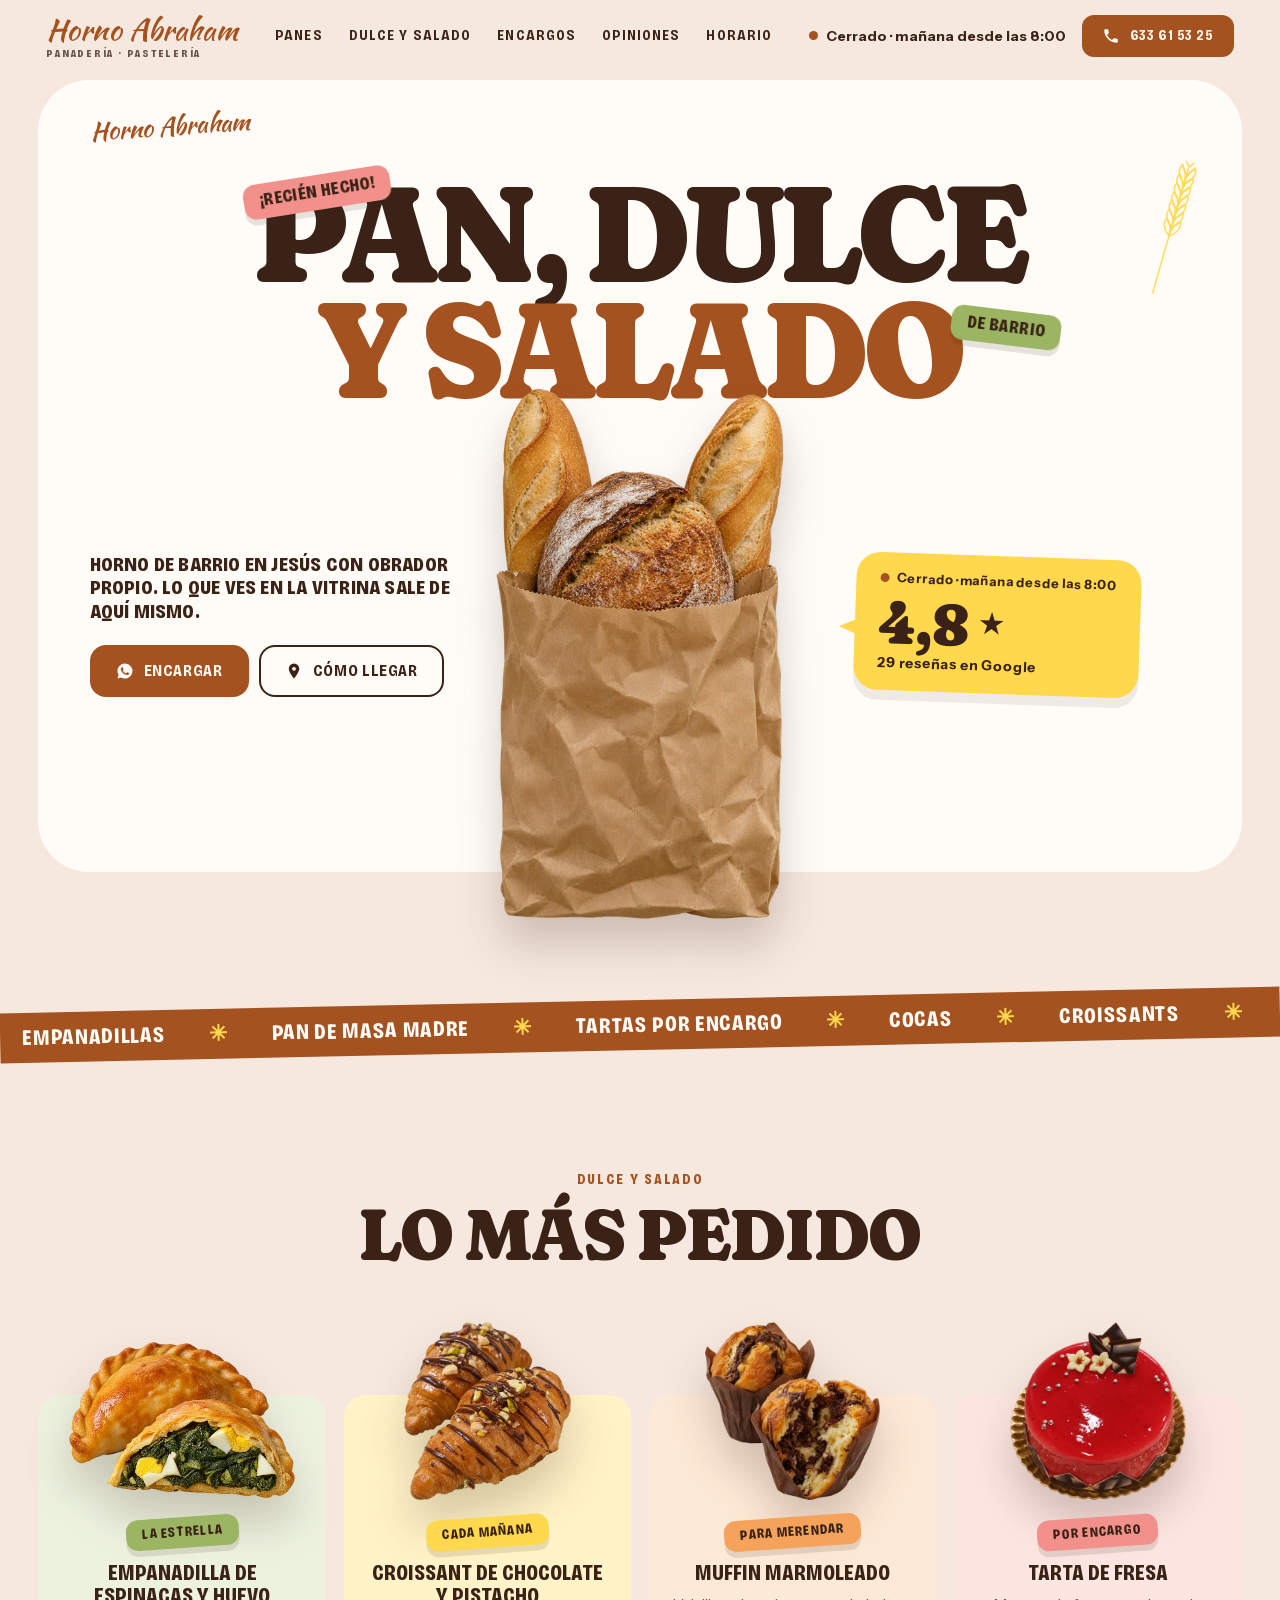
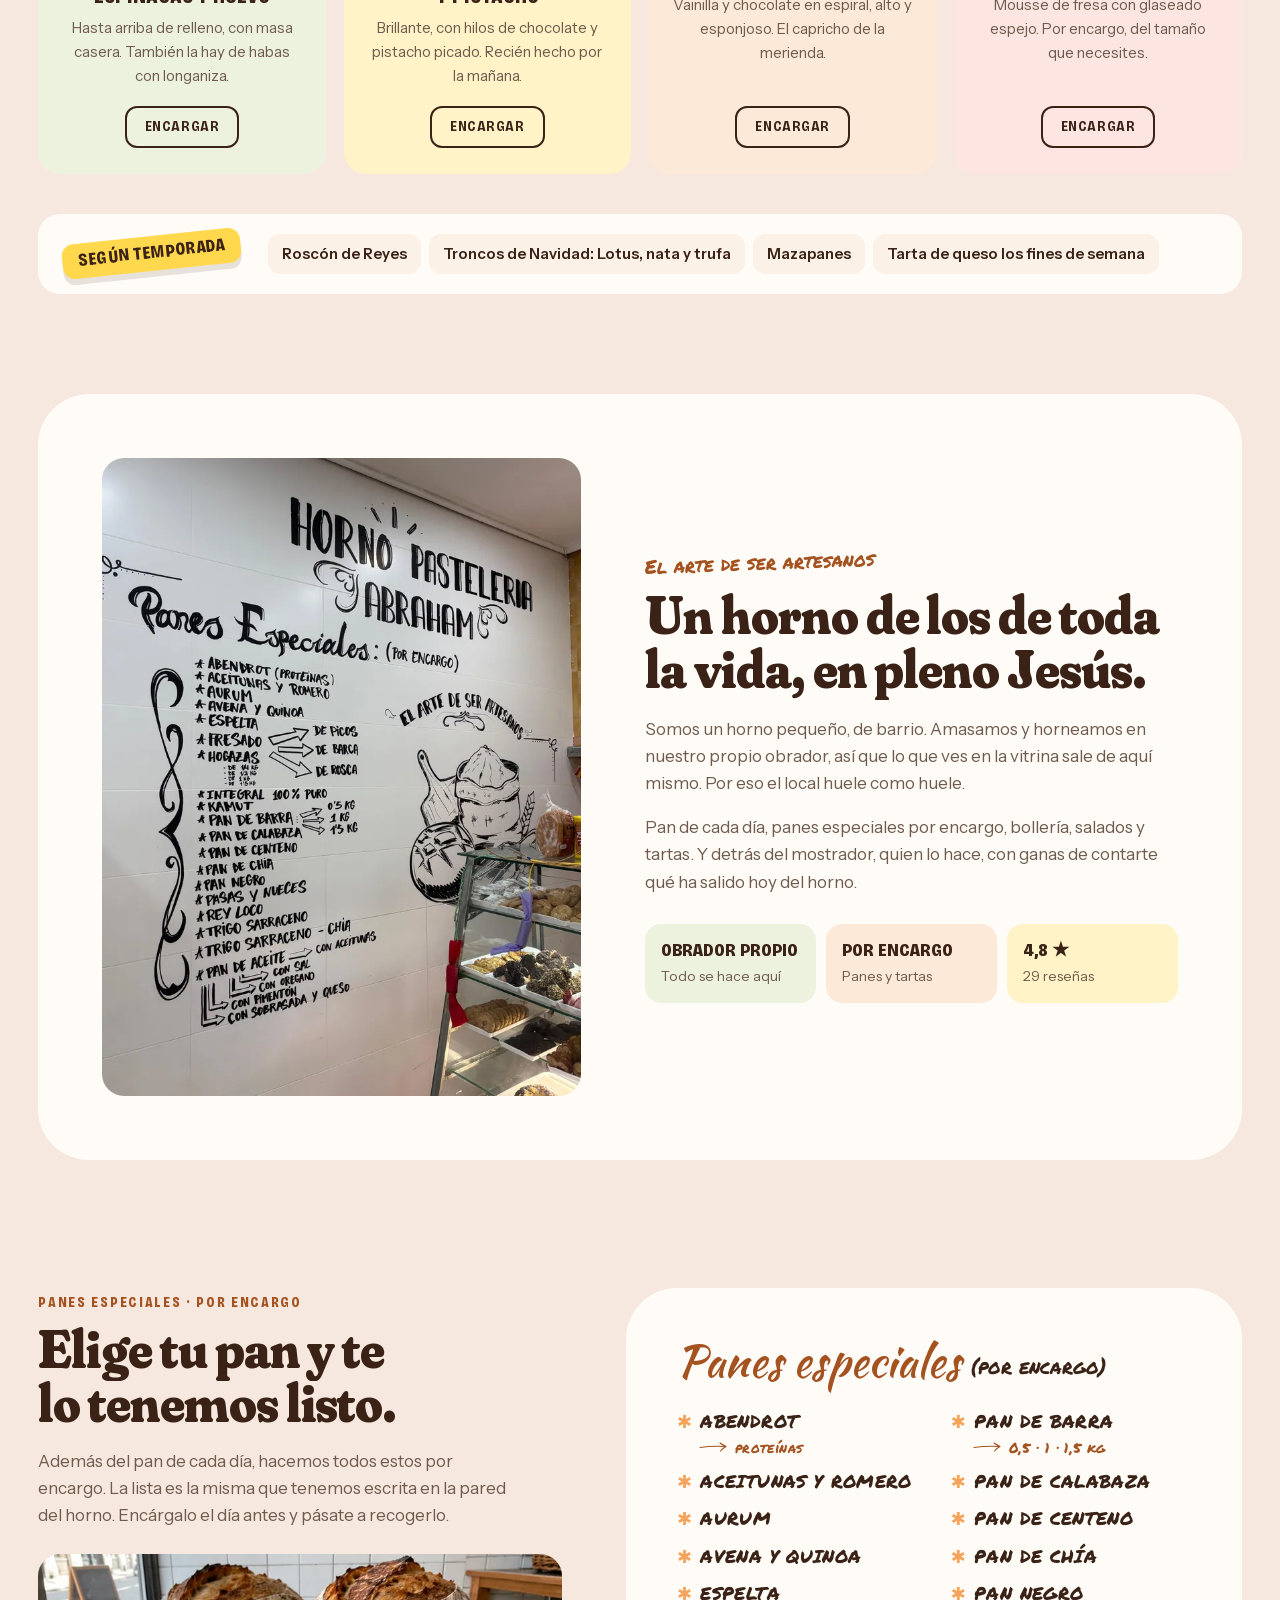
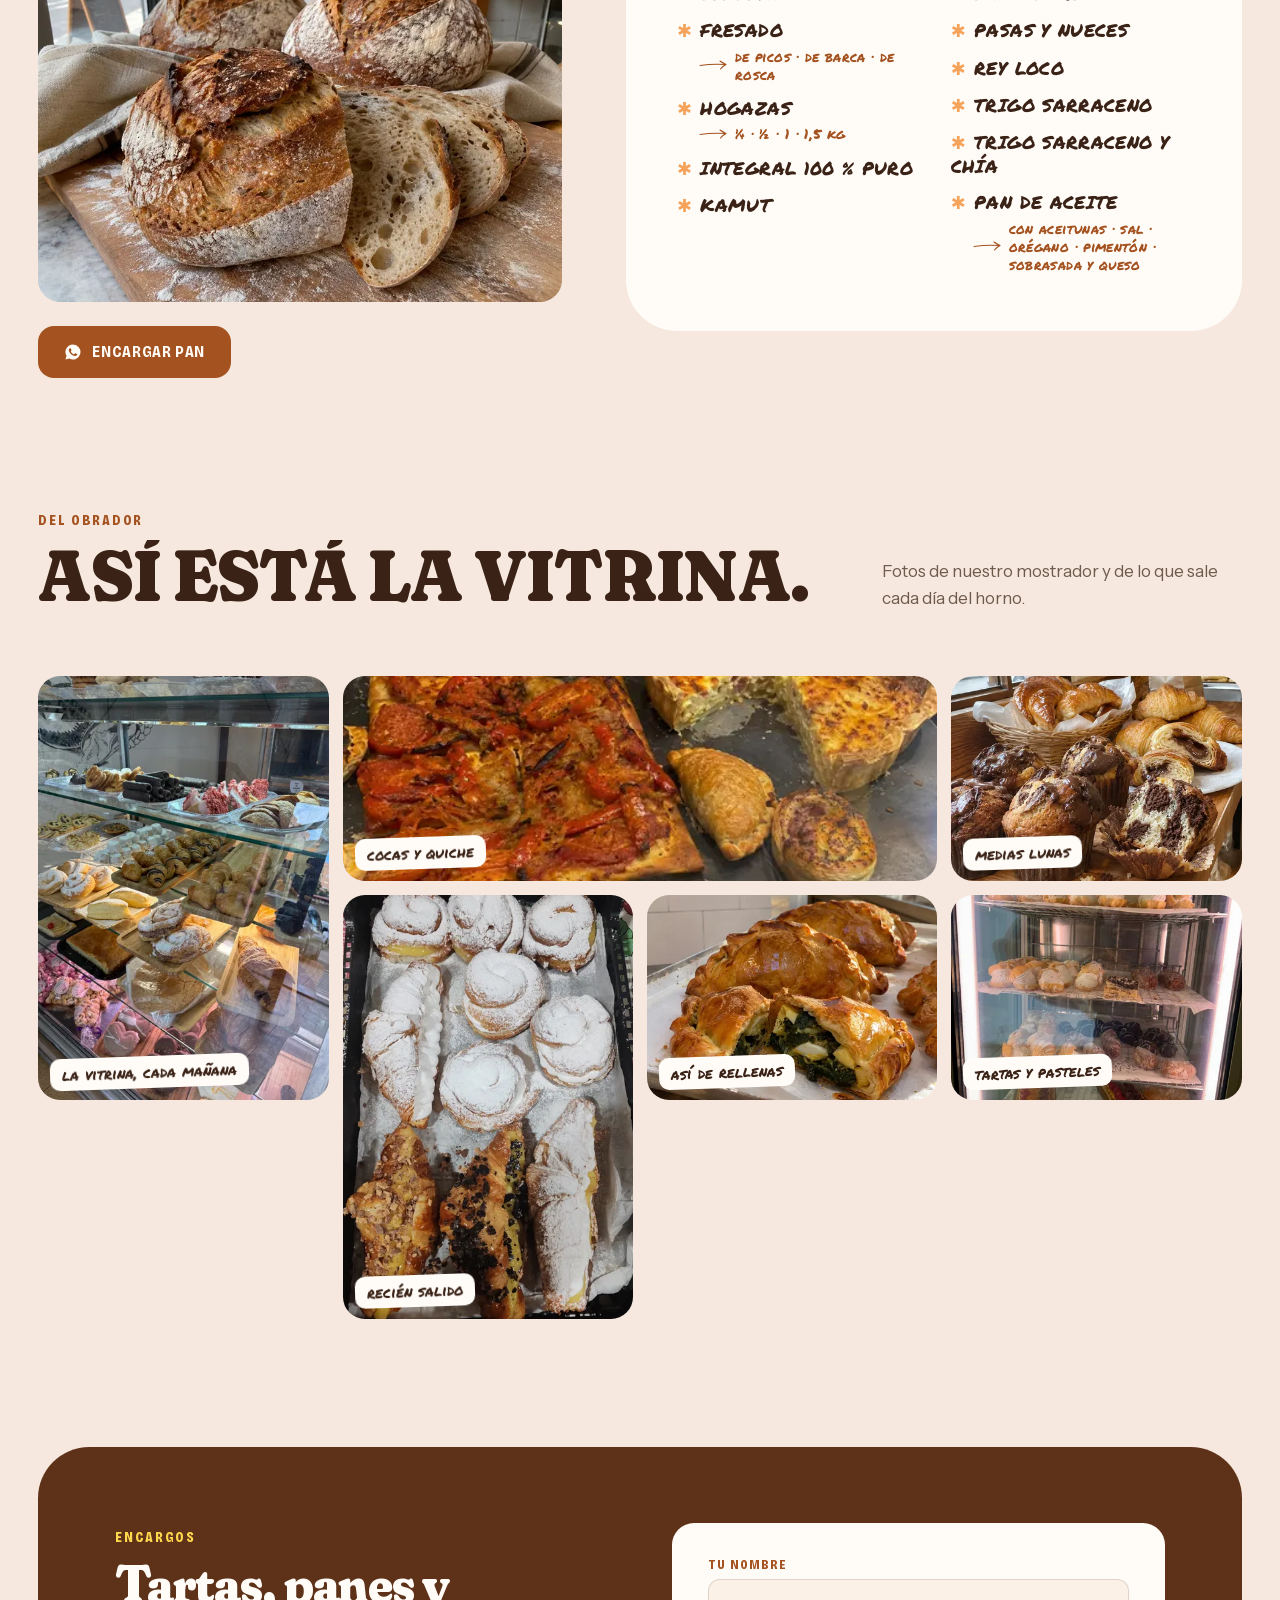
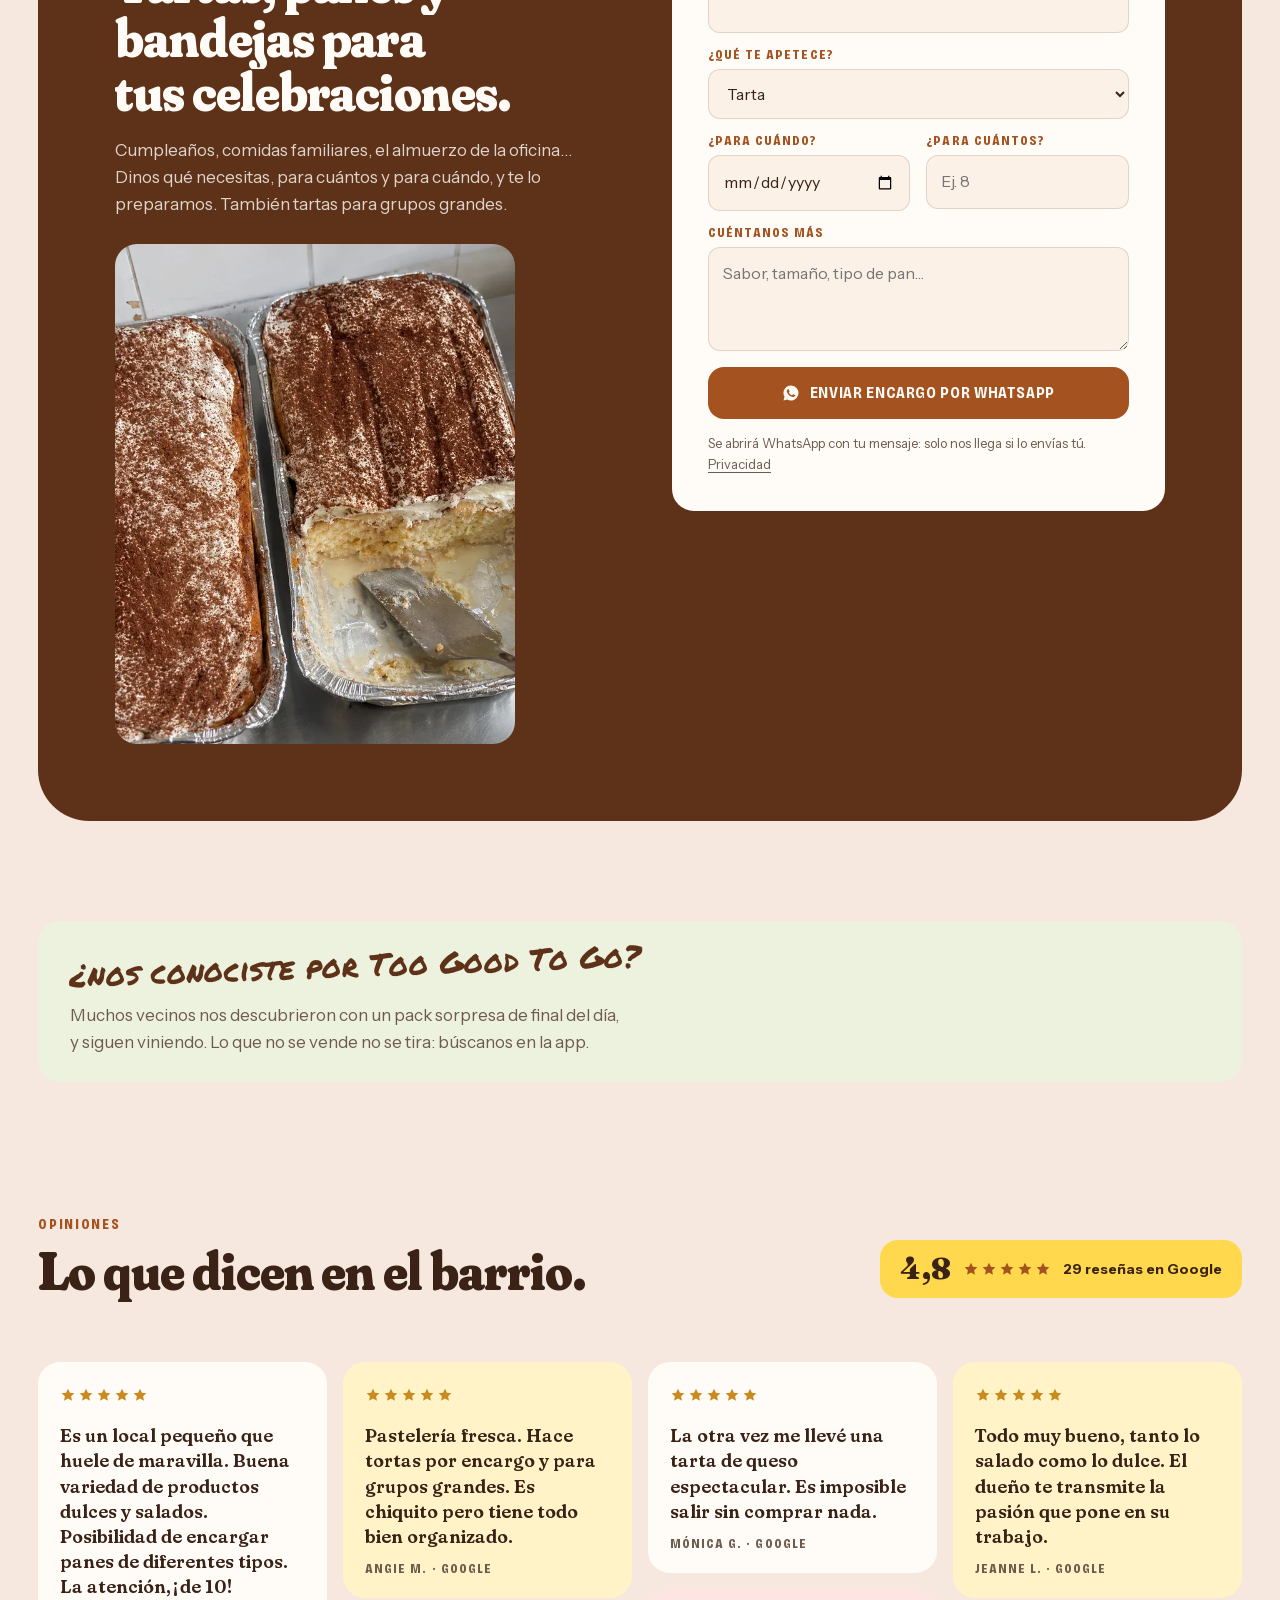
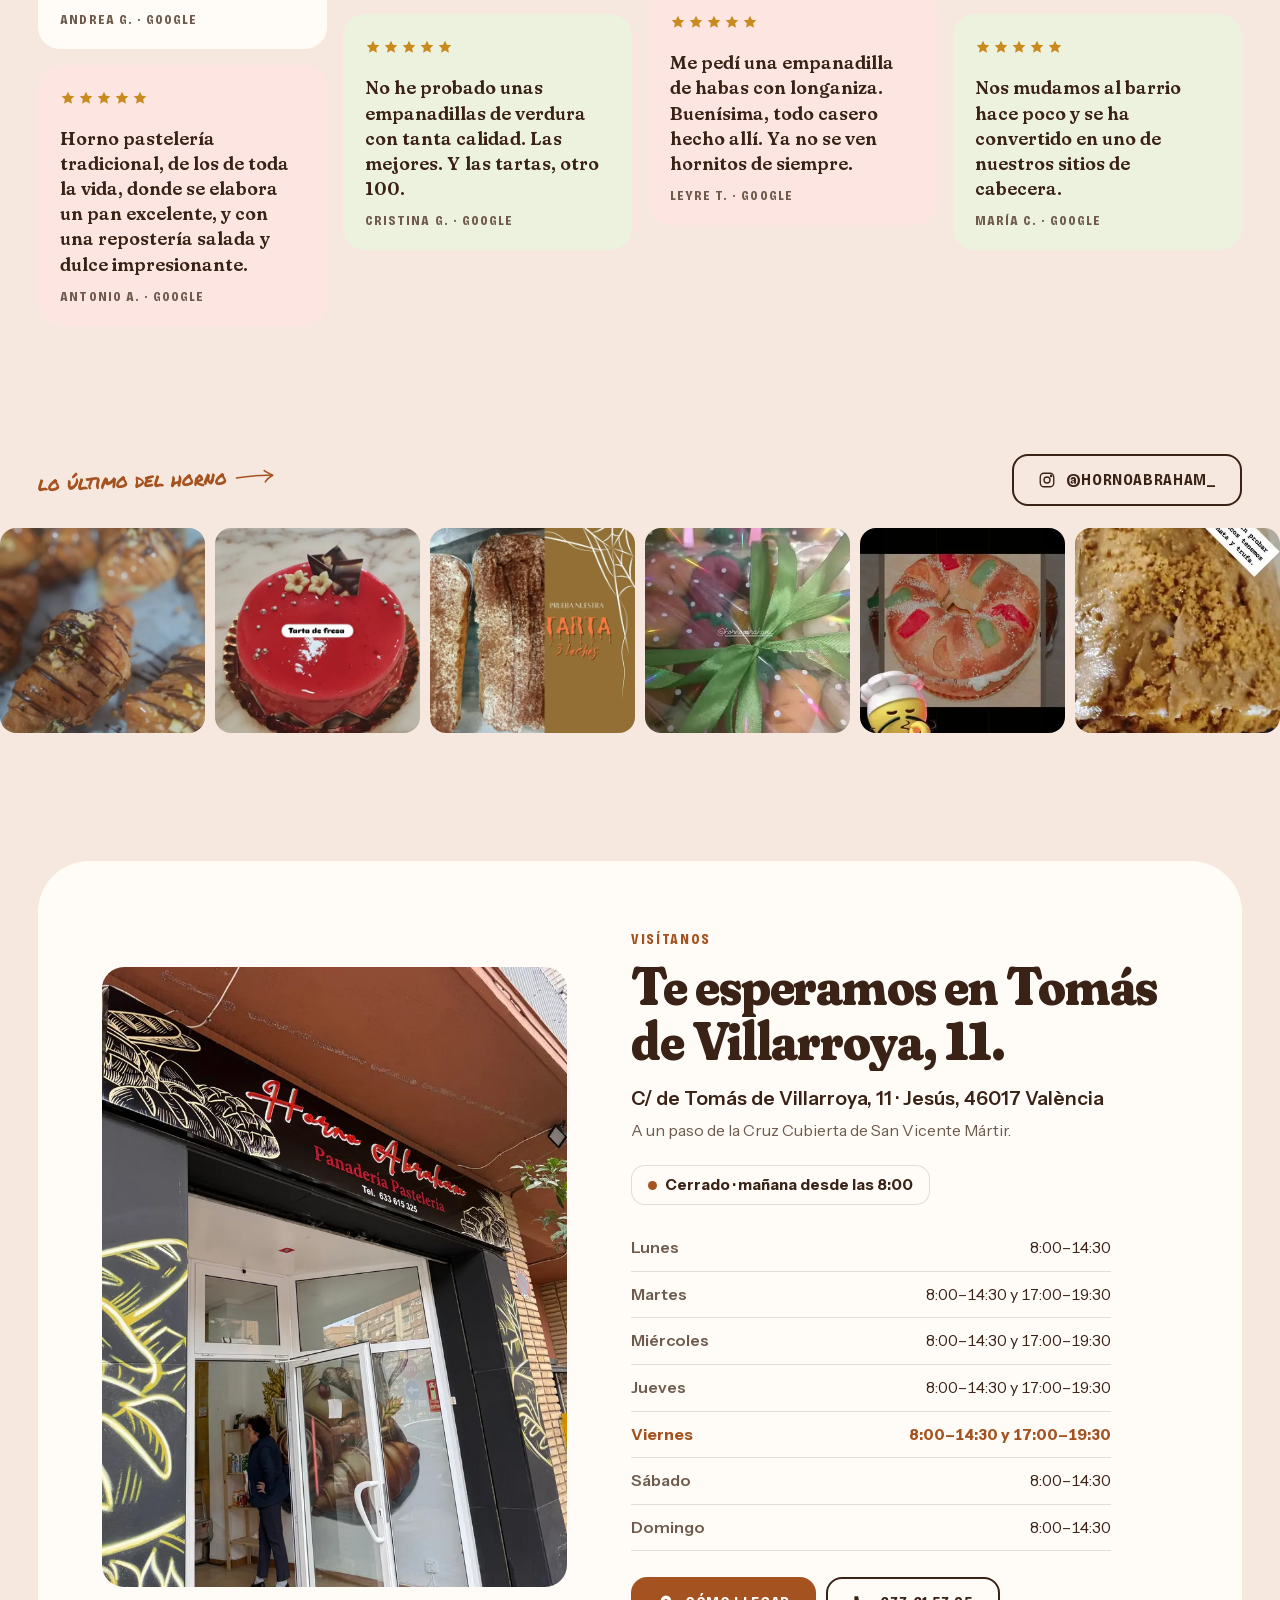
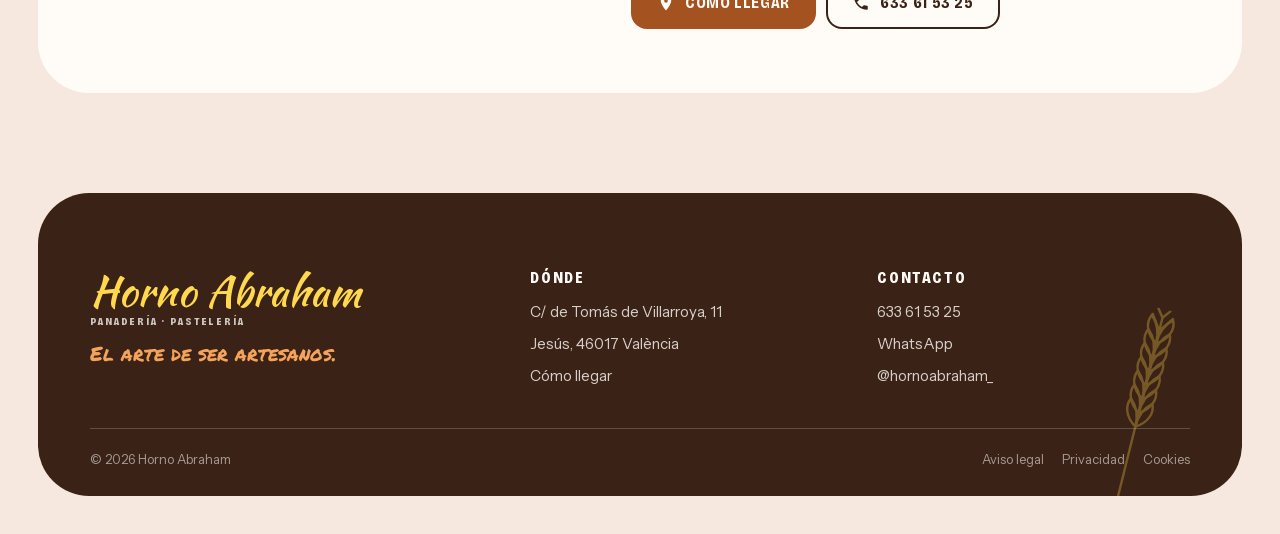
<file: index.html>
<!doctype html>
<html lang="es">
<head>
<meta charset="utf-8">
<meta name="viewport" content="width=device-width, initial-scale=1, viewport-fit=cover">
<title>Horno Abraham · Horno y pastelería en Jesús, València</title>
<meta name="description" content="Horno de barrio en Jesús (València) con obrador propio: pan de masa madre y panes especiales por encargo, empanadillas, cocas, bollería y tartas. C/ de Tomás de Villarroya, 11. Tel. 633 61 53 25.">
<link rel="canonical" href="https://nocodya-hue.github.io/horno-abraham/">
<meta name="theme-color" content="#FFFBF4">
<meta property="og:type" content="website"><meta property="og:locale" content="es_ES"><meta property="og:title" content="Horno Abraham · Horno y pastelería en Jesús, València"><meta property="og:description" content="Horno de barrio en Jesús (València) con obrador propio: pan de masa madre y panes especiales por encargo, empanadillas, cocas, bollería y tartas. C/ de Tomás de Villarroya, 11. Tel. 633 61 53 25."><meta property="og:url" content="https://nocodya-hue.github.io/horno-abraham/"><meta property="og:image" content="https://nocodya-hue.github.io/horno-abraham/media/img/croissants-1200.webp">
<link rel="icon" href="favicon.svg" type="image/svg+xml">
<link rel="preload" as="font" href="fonts/fraunces-soft-var.woff2" type="font/woff2" crossorigin>
<link rel="preload" as="font" href="fonts/kaushan-script.woff2" type="font/woff2" crossorigin>
<script>document.documentElement.classList.add('js')</script>
<link rel="stylesheet" href="css/main.css?v=mvp3u87d">
<script type="application/ld+json">{"@context":"https://schema.org","@type":"Bakery","@id":"https://nocodya-hue.github.io/horno-abraham/#horno","name":"Horno Abraham","url":"https://nocodya-hue.github.io/horno-abraham/","telephone":"+34633615325","image":"https://nocodya-hue.github.io/horno-abraham/media/img/fachada-1200.webp","priceRange":"€","description":"Horno de barrio en Jesús (València) con obrador propio: pan de masa madre y panes especiales por encargo, empanadillas, cocas, bollería y tartas.","address":{"@type":"PostalAddress","streetAddress":"C/ de Tomás de Villarroya, 11","addressLocality":"València","postalCode":"46017","addressRegion":"Valencia","addressCountry":"ES"},"geo":{"@type":"GeoCoordinates","latitude":39.4476062,"longitude":-0.3874739},"hasMap":"https://www.google.com/maps/place/Horno+Abraham/@39.4476062,-0.3874739,17z/data=!3m1!4b1!4m6!3m5!1s0xd604f284c28f0b5:0x37373c02aca3aca1!8m2!3d39.4476062!4d-0.3874739!16s%2Fg%2F11k54czt4g","sameAs":["https://www.instagram.com/hornoabraham_/"],"openingHoursSpecification":[{"@type":"OpeningHoursSpecification","dayOfWeek":"Monday","opens":"08:00","closes":"14:30"},{"@type":"OpeningHoursSpecification","dayOfWeek":"Tuesday","opens":"08:00","closes":"14:30"},{"@type":"OpeningHoursSpecification","dayOfWeek":"Tuesday","opens":"17:00","closes":"19:30"},{"@type":"OpeningHoursSpecification","dayOfWeek":"Wednesday","opens":"08:00","closes":"14:30"},{"@type":"OpeningHoursSpecification","dayOfWeek":"Wednesday","opens":"17:00","closes":"19:30"},{"@type":"OpeningHoursSpecification","dayOfWeek":"Thursday","opens":"08:00","closes":"14:30"},{"@type":"OpeningHoursSpecification","dayOfWeek":"Thursday","opens":"17:00","closes":"19:30"},{"@type":"OpeningHoursSpecification","dayOfWeek":"Friday","opens":"08:00","closes":"14:30"},{"@type":"OpeningHoursSpecification","dayOfWeek":"Friday","opens":"17:00","closes":"19:30"},{"@type":"OpeningHoursSpecification","dayOfWeek":"Saturday","opens":"08:00","closes":"14:30"},{"@type":"OpeningHoursSpecification","dayOfWeek":"Sunday","opens":"08:00","closes":"14:30"}],"servesCuisine":"Panadería y pastelería","acceptsReservations":false}</script>
</head>
<body>
<a class="saltar" href="#contenido">Saltar al contenido</a>
<header class="cab" data-cab>
  <a class="marca" href="./" aria-label="Horno Abraham, inicio"><span class="marca__nombre">Horno Abraham</span><span class="marca__sub">Panadería · Pastelería</span></a>
  <nav class="cab__nav" aria-label="Principal"><a href="#panes">Panes</a><a href="#vitrina">Dulce y salado</a><a href="#encargos">Encargos</a><a href="#resenas">Opiniones</a><a href="#visitanos">Horario</a></nav>
  <div class="cab__acc">
    <span class="estado" data-estado><i></i><span>Horario</span></span>
    <a class="btn btn--tostado btn--peq" href="tel:+34633615325"><svg viewBox="0 0 24 24" aria-hidden="true"><path d="M6.6 10.8a15 15 0 0 0 6.6 6.6l2.2-2.2c.3-.3.7-.4 1-.2 1.1.4 2.3.6 3.6.6.6 0 1 .4 1 1V20c0 .6-.4 1-1 1A17 17 0 0 1 3 4c0-.6.4-1 1-1h3.5c.6 0 1 .4 1 1 0 1.3.2 2.5.6 3.6.1.3 0 .7-.2 1z" fill="currentColor"/></svg><span>633 61 53 25</span></a>
    <button class="cab__menu" type="button" aria-expanded="false" aria-controls="menu" aria-label="Abrir menú" data-menu><span></span><span></span></button>
  </div>
</header>
<div class="menu" id="menu" data-menu-panel hidden>
  <nav aria-label="Menú"><a href="#panes">Panes</a><a href="#vitrina">Dulce y salado</a><a href="#encargos">Encargos</a><a href="#resenas">Opiniones</a><a href="#visitanos">Horario</a></nav>
  <a class="btn btn--tostado" href="tel:+34633615325"><svg viewBox="0 0 24 24" aria-hidden="true"><path d="M6.6 10.8a15 15 0 0 0 6.6 6.6l2.2-2.2c.3-.3.7-.4 1-.2 1.1.4 2.3.6 3.6.6.6 0 1 .4 1 1V20c0 .6-.4 1-1 1A17 17 0 0 1 3 4c0-.6.4-1 1-1h3.5c.6 0 1 .4 1 1 0 1.3.2 2.5.6 3.6.1.3 0 .7-.2 1z" fill="currentColor"/></svg><span>Llamar al 633 61 53 25</span></a>
</div>
<main id="contenido">
<section class="hero">
  <div class="hero__panel">
    <p class="hero__rotulo" aria-hidden="true">Horno Abraham</p>
    <h1 class="hero__tit"><span class="hero__l1">Pan, dulce</span> <span class="hero__l2">y salado</span><span class="sr">: horno de barrio en Jesús, València</span></h1>
    <span class="pegatina pegatina--fresa hero__peg1">¡Recién hecho!</span>
    <span class="pegatina pegatina--pistacho hero__peg2">De barrio</span>
    <div class="hero__lado">
      <p class="hero__sub">Horno de barrio en Jesús con obrador propio. Lo que ves en la vitrina sale de aquí mismo.</p>
      <div class="hero__cta"><a class="btn btn--tostado" href="https://wa.me/34633615325?text=Hola%2C%20quer%C3%ADa%20hacer%20un%20encargo." target="_blank" rel="noopener"><svg viewBox="0 0 24 24" aria-hidden="true"><path d="M12 2a10 10 0 0 0-8.6 15.1L2 22l5-1.3A10 10 0 1 0 12 2zm5.3 14.1c-.2.6-1.3 1.2-1.8 1.2-.5.1-1 .2-3.3-.7-2.8-1.1-4.5-3.9-4.7-4.1-.1-.2-1.1-1.5-1.1-2.8s.7-2 1-2.3c.2-.3.5-.3.7-.3h.5c.2 0 .4 0 .6.5l.8 2c.1.2.1.4 0 .5l-.3.5-.4.4c-.1.1-.3.3-.1.6.2.3.8 1.3 1.6 2.1 1.1 1 2 1.3 2.3 1.4.3.1.5.1.6-.1l.9-1.1c.2-.3.4-.2.7-.1l1.9.9c.3.1.5.2.5.3.1.2.1.7-.1 1.2z" fill="currentColor"/></svg><span>Encargar</span></a><a class="btn btn--linea" href="https://www.google.com/maps/place/Horno+Abraham/@39.4476062,-0.3874739,17z/data=!3m1!4b1!4m6!3m5!1s0xd604f284c28f0b5:0x37373c02aca3aca1!8m2!3d39.4476062!4d-0.3874739!16s%2Fg%2F11k54czt4g" target="_blank" rel="noopener"><svg viewBox="0 0 24 24" aria-hidden="true"><path d="M12 2a7 7 0 0 0-7 7c0 5 7 13 7 13s7-8 7-13a7 7 0 0 0-7-7zm0 9.5A2.5 2.5 0 1 1 12 6.5a2.5 2.5 0 0 1 0 5z" fill="currentColor"/></svg><span>Cómo llegar</span></a></div>
    </div>
    <figure class="hero__producto"><img src="media/img/rec-bolsa-800.webp" srcset="media/img/rec-bolsa-480.webp 480w, media/img/rec-bolsa-800.webp 800w, media/img/rec-bolsa-1200.webp 1200w" sizes="(max-width: 900px) 70vw, 30vw" alt="Bolsa de papel con pan de barra y una hogaza de masa madre" loading="eager" decoding="async" fetchpriority="high" class="recorte "></figure>
    <div class="bocadillo"><span class="estado" data-estado><i></i><span>Consultando horario…</span></span><b>4,8 <small>★</small></b><span>29 reseñas en Google</span></div>
    <svg class="hero__espiga" viewBox="0 0 100 200" aria-hidden="true" fill="none" stroke="currentColor" stroke-width="2.2" stroke-linejoin="round"><path d="M50 6 V196"/><path d="M50 32 C40 26 36 16 40 8 C47 14 50 22 50 32Z"/><path d="M50 32 C60 26 64 16 60 8 C53 14 50 22 50 32Z"/><path d="M50 45 C40 39 36 29 40 21 C47 27 50 35 50 45Z"/><path d="M50 45 C60 39 64 29 60 21 C53 27 50 35 50 45Z"/><path d="M50 58 C40 52 36 42 40 34 C47 40 50 48 50 58Z"/><path d="M50 58 C60 52 64 42 60 34 C53 40 50 48 50 58Z"/><path d="M50 71 C40 65 36 55 40 47 C47 53 50 61 50 71Z"/><path d="M50 71 C60 65 64 55 60 47 C53 53 50 61 50 71Z"/><path d="M50 84 C40 78 36 68 40 60 C47 66 50 74 50 84Z"/><path d="M50 84 C60 78 64 68 60 60 C53 66 50 74 50 84Z"/><path d="M50 97 C40 91 36 81 40 73 C47 79 50 87 50 97Z"/><path d="M50 97 C60 91 64 81 60 73 C53 79 50 87 50 97Z"/><path d="M50 110 C40 104 36 94 40 86 C47 92 50 100 50 110Z"/><path d="M50 110 C60 104 64 94 60 86 C53 92 50 100 50 110Z"/><path d="M50 8 L44 0 M50 8 L56 0 M50 20 L40 6 M50 20 L60 6"/></svg>
  </div>
</section>
<div class="cinta" aria-hidden="true"><div class="cinta__pista"><span>Empanadillas</span><span>Pan de masa madre</span><span>Tartas por encargo</span><span>Cocas</span><span>Croissants</span><span>Hogazas</span><span>Quiche lorraine</span><span>Rosquilletas</span><span>Empanadillas</span><span>Pan de masa madre</span><span>Tartas por encargo</span><span>Cocas</span><span>Croissants</span><span>Hogazas</span><span>Quiche lorraine</span><span>Rosquilletas</span></div></div><section class="populares" id="vitrina">
  <div class="env">
    <div class="cab-sec cab-sec--centro"><p class="etq">Dulce y salado</p><h2 class="tit tit--grueso">Lo más pedido</h2></div>
    <div class="populares__lista"><article class="tarjeta tarjeta--pistacho" data-revela>
      <figure class="tarjeta__foto"><img src="media/img/rec-empanadilla-800.webp" srcset="media/img/rec-empanadilla-480.webp 480w, media/img/rec-empanadilla-800.webp 800w, media/img/rec-empanadilla-1200.webp 1200w" sizes="(max-width: 760px) 70vw, 22vw" alt="Empanadilla de espinacas y huevo" loading="lazy" decoding="async" class="recorte "></figure>
      <span class="pegatina pegatina--pistacho tarjeta__peg">La estrella</span>
      <h3>Empanadilla de espinacas y huevo</h3><p>Hasta arriba de relleno, con masa casera. También la hay de habas con longaniza.</p>
      <a class="btn btn--linea btn--peq" href="https://wa.me/34633615325?text=Hola%2C%20quer%C3%ADa%20encargar%3A%20Empanadilla%20de%20espinacas%20y%20huevo" target="_blank" rel="noopener">Encargar</a>
    </article><article class="tarjeta tarjeta--mantequilla" data-revela>
      <figure class="tarjeta__foto"><img src="media/img/rec-croissant-800.webp" srcset="media/img/rec-croissant-480.webp 480w, media/img/rec-croissant-800.webp 800w, media/img/rec-croissant-1200.webp 1200w" sizes="(max-width: 760px) 70vw, 22vw" alt="Croissant de chocolate y pistacho" loading="lazy" decoding="async" class="recorte "></figure>
      <span class="pegatina pegatina--mantequilla tarjeta__peg">Cada mañana</span>
      <h3>Croissant de chocolate y pistacho</h3><p>Brillante, con hilos de chocolate y pistacho picado. Recién hecho por la mañana.</p>
      <a class="btn btn--linea btn--peq" href="https://wa.me/34633615325?text=Hola%2C%20quer%C3%ADa%20encargar%3A%20Croissant%20de%20chocolate%20y%20pistacho" target="_blank" rel="noopener">Encargar</a>
    </article><article class="tarjeta tarjeta--albaricoque" data-revela>
      <figure class="tarjeta__foto"><img src="media/img/rec-muffin-800.webp" srcset="media/img/rec-muffin-480.webp 480w, media/img/rec-muffin-800.webp 800w, media/img/rec-muffin-1200.webp 1200w" sizes="(max-width: 760px) 70vw, 22vw" alt="Muffin marmoleado" loading="lazy" decoding="async" class="recorte "></figure>
      <span class="pegatina pegatina--albaricoque tarjeta__peg">Para merendar</span>
      <h3>Muffin marmoleado</h3><p>Vainilla y chocolate en espiral, alto y esponjoso. El capricho de la merienda.</p>
      <a class="btn btn--linea btn--peq" href="https://wa.me/34633615325?text=Hola%2C%20quer%C3%ADa%20encargar%3A%20Muffin%20marmoleado" target="_blank" rel="noopener">Encargar</a>
    </article><article class="tarjeta tarjeta--fresa" data-revela>
      <figure class="tarjeta__foto"><img src="media/img/rec-tarta-800.webp" srcset="media/img/rec-tarta-480.webp 480w, media/img/rec-tarta-800.webp 800w, media/img/rec-tarta-1200.webp 1200w" sizes="(max-width: 760px) 70vw, 22vw" alt="Tarta de fresa" loading="lazy" decoding="async" class="recorte "></figure>
      <span class="pegatina pegatina--fresa tarjeta__peg">Por encargo</span>
      <h3>Tarta de fresa</h3><p>Mousse de fresa con glaseado espejo. Por encargo, del tamaño que necesites.</p>
      <a class="btn btn--linea btn--peq" href="https://wa.me/34633615325?text=Hola%2C%20quer%C3%ADa%20encargar%3A%20Tarta%20de%20fresa" target="_blank" rel="noopener">Encargar</a>
    </article></div>
    <div class="temporada"><span class="pegatina pegatina--mantequilla">Según temporada</span><ul><li>Roscón de Reyes</li><li>Troncos de Navidad: Lotus, nata y trufa</li><li>Mazapanes</li><li>Tarta de queso los fines de semana</li></ul></div>
  </div>
</section><section class="artesanos" id="horno">
  <div class="env artesanos__grid">
    <figure class="artesanos__foto" data-parallax-caja><img src="media/img/pared-800.webp" srcset="media/img/pared-480.webp 480w, media/img/pared-800.webp 800w, media/img/pared-1200.webp 1200w, media/img/pared-1800.webp 1800w" sizes="(max-width: 900px) 100vw, 45vw" alt="Pared del horno rotulada a mano: El arte de ser artesanos" loading="lazy" decoding="async" class="parallax"></figure>
    <div class="artesanos__txt">
      <p class="mano mano--tostado">El arte de ser artesanos</p>
      <h2 class="tit" data-split>Un horno de los de toda la vida, en pleno Jesús.</h2>
      <p>Somos un horno pequeño, de barrio. Amasamos y horneamos en nuestro propio obrador, así que lo que ves en la vitrina sale de aquí mismo. Por eso el local huele como huele.</p>
      <p>Pan de cada día, panes especiales por encargo, bollería, salados y tartas. Y detrás del mostrador, quien lo hace, con ganas de contarte qué ha salido hoy del horno.</p>
      <ul class="sellos"><li><b>Obrador propio</b><span>Todo se hace aquí</span></li><li><b>Por encargo</b><span>Panes y tartas</span></li><li><b>4,8 ★</b><span>29 reseñas</span></li></ul>
    </div>
  </div>
</section><section class="panes" id="panes">
  <div class="env panes__grid">
    <div class="panes__cab">
      <p class="etq">Panes especiales · por encargo</p>
      <h2 class="tit" data-split>Elige tu pan y te lo tenemos listo.</h2>
      <p class="panes__txt">Además del pan de cada día, hacemos todos estos por encargo. La lista es la misma que tenemos escrita en la pared del horno. Encárgalo el día antes y pásate a recogerlo.</p>
      <figure class="panes__foto" data-parallax-caja><img src="media/img/pan-masa-madre-800.webp" srcset="media/img/pan-masa-madre-480.webp 480w, media/img/pan-masa-madre-800.webp 800w, media/img/pan-masa-madre-1200.webp 1200w, media/img/pan-masa-madre-1800.webp 1800w" sizes="(max-width: 900px) 100vw, 40vw" alt="Hogazas de masa madre con corteza tostada y miga abierta" loading="lazy" decoding="async" class="parallax"></figure>
      <a class="btn btn--tostado" href="https://wa.me/34633615325?text=Hola%2C%20quer%C3%ADa%20encargar%20pan%3A" target="_blank" rel="noopener"><svg viewBox="0 0 24 24" aria-hidden="true"><path d="M12 2a10 10 0 0 0-8.6 15.1L2 22l5-1.3A10 10 0 1 0 12 2zm5.3 14.1c-.2.6-1.3 1.2-1.8 1.2-.5.1-1 .2-3.3-.7-2.8-1.1-4.5-3.9-4.7-4.1-.1-.2-1.1-1.5-1.1-2.8s.7-2 1-2.3c.2-.3.5-.3.7-.3h.5c.2 0 .4 0 .6.5l.8 2c.1.2.1.4 0 .5l-.3.5-.4.4c-.1.1-.3.3-.1.6.2.3.8 1.3 1.6 2.1 1.1 1 2 1.3 2.3 1.4.3.1.5.1.6-.1l.9-1.1c.2-.3.4-.2.7-.1l1.9.9c.3.1.5.2.5.3.1.2.1.7-.1 1.2z" fill="currentColor"/></svg><span>Encargar pan</span></a>
    </div>
    <div class="pizarra">
      <p class="pizarra__tit">Panes especiales <span>(por encargo)</span></p>
      <ul class="pizarra__lista"><li data-revela><span>Abendrot</span><em><svg viewBox="0 0 60 24" aria-hidden="true" fill="none" stroke="currentColor" stroke-width="2.2" stroke-linecap="round" stroke-linejoin="round"><path d="M2 13c14-2 30-3 50-2"/><path d="M42 4c4 3 8 5 12 7-4 2-8 5-11 9"/></svg>proteínas</em></li><li data-revela><span>Aceitunas y romero</span></li><li data-revela><span>Aurum</span></li><li data-revela><span>Avena y quinoa</span></li><li data-revela><span>Espelta</span></li><li data-revela><span>Fresado</span><em><svg viewBox="0 0 60 24" aria-hidden="true" fill="none" stroke="currentColor" stroke-width="2.2" stroke-linecap="round" stroke-linejoin="round"><path d="M2 13c14-2 30-3 50-2"/><path d="M42 4c4 3 8 5 12 7-4 2-8 5-11 9"/></svg>de picos · de barca · de rosca</em></li><li data-revela><span>Hogazas</span><em><svg viewBox="0 0 60 24" aria-hidden="true" fill="none" stroke="currentColor" stroke-width="2.2" stroke-linecap="round" stroke-linejoin="round"><path d="M2 13c14-2 30-3 50-2"/><path d="M42 4c4 3 8 5 12 7-4 2-8 5-11 9"/></svg>¼ · ½ · 1 · 1,5 kg</em></li><li data-revela><span>Integral 100 % puro</span></li><li data-revela><span>Kamut</span></li><li data-revela><span>Pan de barra</span><em><svg viewBox="0 0 60 24" aria-hidden="true" fill="none" stroke="currentColor" stroke-width="2.2" stroke-linecap="round" stroke-linejoin="round"><path d="M2 13c14-2 30-3 50-2"/><path d="M42 4c4 3 8 5 12 7-4 2-8 5-11 9"/></svg>0,5 · 1 · 1,5 kg</em></li><li data-revela><span>Pan de calabaza</span></li><li data-revela><span>Pan de centeno</span></li><li data-revela><span>Pan de chía</span></li><li data-revela><span>Pan negro</span></li><li data-revela><span>Pasas y nueces</span></li><li data-revela><span>Rey loco</span></li><li data-revela><span>Trigo sarraceno</span></li><li data-revela><span>Trigo sarraceno y chía</span></li><li data-revela><span>Pan de aceite</span><em><svg viewBox="0 0 60 24" aria-hidden="true" fill="none" stroke="currentColor" stroke-width="2.2" stroke-linecap="round" stroke-linejoin="round"><path d="M2 13c14-2 30-3 50-2"/><path d="M42 4c4 3 8 5 12 7-4 2-8 5-11 9"/></svg>con aceitunas · sal · orégano · pimentón · sobrasada y queso</em></li></ul>
    </div>
  </div>
</section><section class="mosaico">
  <div class="env">
    <div class="cab-sec cab-sec--fila"><div><p class="etq">Del obrador</p><h2 class="tit tit--grueso" data-split>Así está la vitrina.</h2></div><p class="mosaico__txt">Fotos de nuestro mostrador y de lo que sale cada día del horno.</p></div>
    <div class="mosaico__rejilla"><figure class="mosaico__item mosaico__item--1" data-revela><img src="media/img/vitrina-800.webp" srcset="media/img/vitrina-480.webp 480w, media/img/vitrina-800.webp 800w, media/img/vitrina-1200.webp 1200w, media/img/vitrina-1800.webp 1800w" sizes="(max-width: 760px) 100vw, 33vw" alt="La vitrina de Horno Abraham llena de bollería y dulces" loading="lazy" decoding="async"><figcaption class="mano">la vitrina, cada mañana</figcaption></figure><figure class="mosaico__item mosaico__item--2" data-revela><img src="media/img/salados-800.webp" srcset="media/img/salados-480.webp 480w, media/img/salados-800.webp 800w, media/img/salados-1200.webp 1200w, media/img/salados-1800.webp 1800w" sizes="(max-width: 760px) 100vw, 33vw" alt="Coca de verduras y quiche lorraine en la vitrina" loading="lazy" decoding="async"><figcaption class="mano">cocas y quiche</figcaption></figure><figure class="mosaico__item mosaico__item--3" data-revela><img src="media/img/bolleria-800.webp" srcset="media/img/bolleria-480.webp 480w, media/img/bolleria-800.webp 800w, media/img/bolleria-1200.webp 1200w, media/img/bolleria-1800.webp 1800w" sizes="(max-width: 760px) 100vw, 33vw" alt="Medias lunas, croissants y muffins marmoleados" loading="lazy" decoding="async"><figcaption class="mano">medias lunas</figcaption></figure><figure class="mosaico__item mosaico__item--4" data-revela><img src="media/img/bandeja-800.webp" srcset="media/img/bandeja-480.webp 480w, media/img/bandeja-800.webp 800w, media/img/bandeja-1200.webp 1200w, media/img/bandeja-1800.webp 1800w" sizes="(max-width: 760px) 100vw, 33vw" alt="Bandeja de bollería con azúcar glas" loading="lazy" decoding="async"><figcaption class="mano">recién salido</figcaption></figure><figure class="mosaico__item mosaico__item--5" data-revela><img src="media/img/empanadillas-800.webp" srcset="media/img/empanadillas-480.webp 480w, media/img/empanadillas-800.webp 800w, media/img/empanadillas-1200.webp 1200w, media/img/empanadillas-1800.webp 1800w" sizes="(max-width: 760px) 100vw, 33vw" alt="Empanadillas de espinacas y huevo abiertas por la mitad" loading="lazy" decoding="async"><figcaption class="mano">así de rellenas</figcaption></figure><figure class="mosaico__item mosaico__item--6" data-revela><img src="media/img/nevera-800.webp" srcset="media/img/nevera-480.webp 480w, media/img/nevera-800.webp 800w, media/img/nevera-1200.webp 1200w, media/img/nevera-1800.webp 1800w" sizes="(max-width: 760px) 100vw, 33vw" alt="Vitrina refrigerada con tartas y pasteles" loading="lazy" decoding="async"><figcaption class="mano">tartas y pasteles</figcaption></figure></div>
  </div>
</section><section class="encargos" id="encargos">
  <div class="env encargos__grid">
    <div>
      <p class="etq etq--claro">Encargos</p>
      <h2 class="tit tit--claro" data-split>Tartas, panes y bandejas para tus celebraciones.</h2>
      <p class="encargos__txt">Cumpleaños, comidas familiares, el almuerzo de la oficina… Dinos qué necesitas, para cuántos y para cuándo, y te lo preparamos. También tartas para grupos grandes.</p>
      <figure class="encargos__foto"><img src="media/img/tarta-tres-leches-800.webp" srcset="media/img/tarta-tres-leches-480.webp 480w, media/img/tarta-tres-leches-800.webp 800w, media/img/tarta-tres-leches-1200.webp 1200w, media/img/tarta-tres-leches-1800.webp 1800w" sizes="(max-width: 900px) 100vw, 40vw" alt="Tartas tres leches con cacao espolvoreado" loading="lazy" decoding="async"></figure>
    </div>
    <form class="form" data-whatsapp="34633615325" novalidate>
      <label><span>Tu nombre</span><input name="nombre" autocomplete="name" required></label>
      <label><span>¿Qué te apetece?</span><select name="tipo"><option>Tarta</option><option>Pan especial</option><option>Bandeja de salados</option><option>Bollería</option><option>Otro encargo</option></select></label>
      <div class="form__fila"><label><span>¿Para cuándo?</span><input name="fecha" type="date"></label><label><span>¿Para cuántos?</span><input name="personas" inputmode="numeric" placeholder="Ej. 8"></label></div>
      <label><span>Cuéntanos más</span><textarea name="mensaje" rows="3" placeholder="Sabor, tamaño, tipo de pan…"></textarea></label>
      <button class="btn btn--tostado btn--ancho" type="submit"><svg viewBox="0 0 24 24" aria-hidden="true"><path d="M12 2a10 10 0 0 0-8.6 15.1L2 22l5-1.3A10 10 0 1 0 12 2zm5.3 14.1c-.2.6-1.3 1.2-1.8 1.2-.5.1-1 .2-3.3-.7-2.8-1.1-4.5-3.9-4.7-4.1-.1-.2-1.1-1.5-1.1-2.8s.7-2 1-2.3c.2-.3.5-.3.7-.3h.5c.2 0 .4 0 .6.5l.8 2c.1.2.1.4 0 .5l-.3.5-.4.4c-.1.1-.3.3-.1.6.2.3.8 1.3 1.6 2.1 1.1 1 2 1.3 2.3 1.4.3.1.5.1.6-.1l.9-1.1c.2-.3.4-.2.7-.1l1.9.9c.3.1.5.2.5.3.1.2.1.7-.1 1.2z" fill="currentColor"/></svg><span>Enviar encargo por WhatsApp</span></button>
      <p class="form__nota">Se abrirá WhatsApp con tu mensaje: solo nos llega si lo envías tú. <a href="legal/#privacidad">Privacidad</a></p>
    </form>
  </div>
</section><section class="tgtg">
  <div class="env tgtg__caja">
    <p class="mano">¿nos conociste por Too Good To Go?</p>
    <p class="tgtg__txt">Muchos vecinos nos descubrieron con un pack sorpresa de final del día, y siguen viniendo. Lo que no se vende no se tira: búscanos en la app.</p>
  </div>
</section><section class="resenas" id="resenas">
  <div class="env">
    <div class="cab-sec cab-sec--fila"><div><p class="etq">Opiniones</p><h2 class="tit" data-split>Lo que dicen en el barrio.</h2></div>
      <a class="nota-google" href="https://www.google.com/maps/place/Horno+Abraham/@39.4476062,-0.3874739,17z/data=!3m1!4b1!4m6!3m5!1s0xd604f284c28f0b5:0x37373c02aca3aca1!8m2!3d39.4476062!4d-0.3874739!16s%2Fg%2F11k54czt4g" target="_blank" rel="noopener"><b>4,8</b><span class="nota-google__est"><svg viewBox="0 0 24 24" aria-hidden="true"><path d="M12 2.5l2.9 6 6.6.9-4.8 4.6 1.2 6.5L12 17.4l-5.9 3.1 1.2-6.5L2.5 9.4l6.6-.9z" fill="currentColor"/></svg><svg viewBox="0 0 24 24" aria-hidden="true"><path d="M12 2.5l2.9 6 6.6.9-4.8 4.6 1.2 6.5L12 17.4l-5.9 3.1 1.2-6.5L2.5 9.4l6.6-.9z" fill="currentColor"/></svg><svg viewBox="0 0 24 24" aria-hidden="true"><path d="M12 2.5l2.9 6 6.6.9-4.8 4.6 1.2 6.5L12 17.4l-5.9 3.1 1.2-6.5L2.5 9.4l6.6-.9z" fill="currentColor"/></svg><svg viewBox="0 0 24 24" aria-hidden="true"><path d="M12 2.5l2.9 6 6.6.9-4.8 4.6 1.2 6.5L12 17.4l-5.9 3.1 1.2-6.5L2.5 9.4l6.6-.9z" fill="currentColor"/></svg><svg viewBox="0 0 24 24" aria-hidden="true"><path d="M12 2.5l2.9 6 6.6.9-4.8 4.6 1.2 6.5L12 17.4l-5.9 3.1 1.2-6.5L2.5 9.4l6.6-.9z" fill="currentColor"/></svg></span><span>29 reseñas en Google</span></a></div>
    <div class="resenas__lista"><blockquote class="resena" data-revela><span class="resena__est"><svg viewBox="0 0 24 24" aria-hidden="true"><path d="M12 2.5l2.9 6 6.6.9-4.8 4.6 1.2 6.5L12 17.4l-5.9 3.1 1.2-6.5L2.5 9.4l6.6-.9z" fill="currentColor"/></svg><svg viewBox="0 0 24 24" aria-hidden="true"><path d="M12 2.5l2.9 6 6.6.9-4.8 4.6 1.2 6.5L12 17.4l-5.9 3.1 1.2-6.5L2.5 9.4l6.6-.9z" fill="currentColor"/></svg><svg viewBox="0 0 24 24" aria-hidden="true"><path d="M12 2.5l2.9 6 6.6.9-4.8 4.6 1.2 6.5L12 17.4l-5.9 3.1 1.2-6.5L2.5 9.4l6.6-.9z" fill="currentColor"/></svg><svg viewBox="0 0 24 24" aria-hidden="true"><path d="M12 2.5l2.9 6 6.6.9-4.8 4.6 1.2 6.5L12 17.4l-5.9 3.1 1.2-6.5L2.5 9.4l6.6-.9z" fill="currentColor"/></svg><svg viewBox="0 0 24 24" aria-hidden="true"><path d="M12 2.5l2.9 6 6.6.9-4.8 4.6 1.2 6.5L12 17.4l-5.9 3.1 1.2-6.5L2.5 9.4l6.6-.9z" fill="currentColor"/></svg></span><p>Es un local pequeño que huele de maravilla. Buena variedad de productos dulces y salados. Posibilidad de encargar panes de diferentes tipos. La atención, ¡de 10!</p><footer>Andrea G. · Google</footer></blockquote><blockquote class="resena" data-revela><span class="resena__est"><svg viewBox="0 0 24 24" aria-hidden="true"><path d="M12 2.5l2.9 6 6.6.9-4.8 4.6 1.2 6.5L12 17.4l-5.9 3.1 1.2-6.5L2.5 9.4l6.6-.9z" fill="currentColor"/></svg><svg viewBox="0 0 24 24" aria-hidden="true"><path d="M12 2.5l2.9 6 6.6.9-4.8 4.6 1.2 6.5L12 17.4l-5.9 3.1 1.2-6.5L2.5 9.4l6.6-.9z" fill="currentColor"/></svg><svg viewBox="0 0 24 24" aria-hidden="true"><path d="M12 2.5l2.9 6 6.6.9-4.8 4.6 1.2 6.5L12 17.4l-5.9 3.1 1.2-6.5L2.5 9.4l6.6-.9z" fill="currentColor"/></svg><svg viewBox="0 0 24 24" aria-hidden="true"><path d="M12 2.5l2.9 6 6.6.9-4.8 4.6 1.2 6.5L12 17.4l-5.9 3.1 1.2-6.5L2.5 9.4l6.6-.9z" fill="currentColor"/></svg><svg viewBox="0 0 24 24" aria-hidden="true"><path d="M12 2.5l2.9 6 6.6.9-4.8 4.6 1.2 6.5L12 17.4l-5.9 3.1 1.2-6.5L2.5 9.4l6.6-.9z" fill="currentColor"/></svg></span><p>Horno pastelería tradicional, de los de toda la vida, donde se elabora un pan excelente, y con una repostería salada y dulce impresionante.</p><footer>Antonio A. · Google</footer></blockquote><blockquote class="resena" data-revela><span class="resena__est"><svg viewBox="0 0 24 24" aria-hidden="true"><path d="M12 2.5l2.9 6 6.6.9-4.8 4.6 1.2 6.5L12 17.4l-5.9 3.1 1.2-6.5L2.5 9.4l6.6-.9z" fill="currentColor"/></svg><svg viewBox="0 0 24 24" aria-hidden="true"><path d="M12 2.5l2.9 6 6.6.9-4.8 4.6 1.2 6.5L12 17.4l-5.9 3.1 1.2-6.5L2.5 9.4l6.6-.9z" fill="currentColor"/></svg><svg viewBox="0 0 24 24" aria-hidden="true"><path d="M12 2.5l2.9 6 6.6.9-4.8 4.6 1.2 6.5L12 17.4l-5.9 3.1 1.2-6.5L2.5 9.4l6.6-.9z" fill="currentColor"/></svg><svg viewBox="0 0 24 24" aria-hidden="true"><path d="M12 2.5l2.9 6 6.6.9-4.8 4.6 1.2 6.5L12 17.4l-5.9 3.1 1.2-6.5L2.5 9.4l6.6-.9z" fill="currentColor"/></svg><svg viewBox="0 0 24 24" aria-hidden="true"><path d="M12 2.5l2.9 6 6.6.9-4.8 4.6 1.2 6.5L12 17.4l-5.9 3.1 1.2-6.5L2.5 9.4l6.6-.9z" fill="currentColor"/></svg></span><p>Pastelería fresca. Hace tortas por encargo y para grupos grandes. Es chiquito pero tiene todo bien organizado.</p><footer>Angie M. · Google</footer></blockquote><blockquote class="resena" data-revela><span class="resena__est"><svg viewBox="0 0 24 24" aria-hidden="true"><path d="M12 2.5l2.9 6 6.6.9-4.8 4.6 1.2 6.5L12 17.4l-5.9 3.1 1.2-6.5L2.5 9.4l6.6-.9z" fill="currentColor"/></svg><svg viewBox="0 0 24 24" aria-hidden="true"><path d="M12 2.5l2.9 6 6.6.9-4.8 4.6 1.2 6.5L12 17.4l-5.9 3.1 1.2-6.5L2.5 9.4l6.6-.9z" fill="currentColor"/></svg><svg viewBox="0 0 24 24" aria-hidden="true"><path d="M12 2.5l2.9 6 6.6.9-4.8 4.6 1.2 6.5L12 17.4l-5.9 3.1 1.2-6.5L2.5 9.4l6.6-.9z" fill="currentColor"/></svg><svg viewBox="0 0 24 24" aria-hidden="true"><path d="M12 2.5l2.9 6 6.6.9-4.8 4.6 1.2 6.5L12 17.4l-5.9 3.1 1.2-6.5L2.5 9.4l6.6-.9z" fill="currentColor"/></svg><svg viewBox="0 0 24 24" aria-hidden="true"><path d="M12 2.5l2.9 6 6.6.9-4.8 4.6 1.2 6.5L12 17.4l-5.9 3.1 1.2-6.5L2.5 9.4l6.6-.9z" fill="currentColor"/></svg></span><p>No he probado unas empanadillas de verdura con tanta calidad. Las mejores. Y las tartas, otro 100.</p><footer>Cristina G. · Google</footer></blockquote><blockquote class="resena" data-revela><span class="resena__est"><svg viewBox="0 0 24 24" aria-hidden="true"><path d="M12 2.5l2.9 6 6.6.9-4.8 4.6 1.2 6.5L12 17.4l-5.9 3.1 1.2-6.5L2.5 9.4l6.6-.9z" fill="currentColor"/></svg><svg viewBox="0 0 24 24" aria-hidden="true"><path d="M12 2.5l2.9 6 6.6.9-4.8 4.6 1.2 6.5L12 17.4l-5.9 3.1 1.2-6.5L2.5 9.4l6.6-.9z" fill="currentColor"/></svg><svg viewBox="0 0 24 24" aria-hidden="true"><path d="M12 2.5l2.9 6 6.6.9-4.8 4.6 1.2 6.5L12 17.4l-5.9 3.1 1.2-6.5L2.5 9.4l6.6-.9z" fill="currentColor"/></svg><svg viewBox="0 0 24 24" aria-hidden="true"><path d="M12 2.5l2.9 6 6.6.9-4.8 4.6 1.2 6.5L12 17.4l-5.9 3.1 1.2-6.5L2.5 9.4l6.6-.9z" fill="currentColor"/></svg><svg viewBox="0 0 24 24" aria-hidden="true"><path d="M12 2.5l2.9 6 6.6.9-4.8 4.6 1.2 6.5L12 17.4l-5.9 3.1 1.2-6.5L2.5 9.4l6.6-.9z" fill="currentColor"/></svg></span><p>La otra vez me llevé una tarta de queso espectacular. Es imposible salir sin comprar nada.</p><footer>Mónica G. · Google</footer></blockquote><blockquote class="resena" data-revela><span class="resena__est"><svg viewBox="0 0 24 24" aria-hidden="true"><path d="M12 2.5l2.9 6 6.6.9-4.8 4.6 1.2 6.5L12 17.4l-5.9 3.1 1.2-6.5L2.5 9.4l6.6-.9z" fill="currentColor"/></svg><svg viewBox="0 0 24 24" aria-hidden="true"><path d="M12 2.5l2.9 6 6.6.9-4.8 4.6 1.2 6.5L12 17.4l-5.9 3.1 1.2-6.5L2.5 9.4l6.6-.9z" fill="currentColor"/></svg><svg viewBox="0 0 24 24" aria-hidden="true"><path d="M12 2.5l2.9 6 6.6.9-4.8 4.6 1.2 6.5L12 17.4l-5.9 3.1 1.2-6.5L2.5 9.4l6.6-.9z" fill="currentColor"/></svg><svg viewBox="0 0 24 24" aria-hidden="true"><path d="M12 2.5l2.9 6 6.6.9-4.8 4.6 1.2 6.5L12 17.4l-5.9 3.1 1.2-6.5L2.5 9.4l6.6-.9z" fill="currentColor"/></svg><svg viewBox="0 0 24 24" aria-hidden="true"><path d="M12 2.5l2.9 6 6.6.9-4.8 4.6 1.2 6.5L12 17.4l-5.9 3.1 1.2-6.5L2.5 9.4l6.6-.9z" fill="currentColor"/></svg></span><p>Me pedí una empanadilla de habas con longaniza. Buenísima, todo casero hecho allí. Ya no se ven hornitos de siempre.</p><footer>Leyre T. · Google</footer></blockquote><blockquote class="resena" data-revela><span class="resena__est"><svg viewBox="0 0 24 24" aria-hidden="true"><path d="M12 2.5l2.9 6 6.6.9-4.8 4.6 1.2 6.5L12 17.4l-5.9 3.1 1.2-6.5L2.5 9.4l6.6-.9z" fill="currentColor"/></svg><svg viewBox="0 0 24 24" aria-hidden="true"><path d="M12 2.5l2.9 6 6.6.9-4.8 4.6 1.2 6.5L12 17.4l-5.9 3.1 1.2-6.5L2.5 9.4l6.6-.9z" fill="currentColor"/></svg><svg viewBox="0 0 24 24" aria-hidden="true"><path d="M12 2.5l2.9 6 6.6.9-4.8 4.6 1.2 6.5L12 17.4l-5.9 3.1 1.2-6.5L2.5 9.4l6.6-.9z" fill="currentColor"/></svg><svg viewBox="0 0 24 24" aria-hidden="true"><path d="M12 2.5l2.9 6 6.6.9-4.8 4.6 1.2 6.5L12 17.4l-5.9 3.1 1.2-6.5L2.5 9.4l6.6-.9z" fill="currentColor"/></svg><svg viewBox="0 0 24 24" aria-hidden="true"><path d="M12 2.5l2.9 6 6.6.9-4.8 4.6 1.2 6.5L12 17.4l-5.9 3.1 1.2-6.5L2.5 9.4l6.6-.9z" fill="currentColor"/></svg></span><p>Todo muy bueno, tanto lo salado como lo dulce. El dueño te transmite la pasión que pone en su trabajo.</p><footer>Jeanne L. · Google</footer></blockquote><blockquote class="resena" data-revela><span class="resena__est"><svg viewBox="0 0 24 24" aria-hidden="true"><path d="M12 2.5l2.9 6 6.6.9-4.8 4.6 1.2 6.5L12 17.4l-5.9 3.1 1.2-6.5L2.5 9.4l6.6-.9z" fill="currentColor"/></svg><svg viewBox="0 0 24 24" aria-hidden="true"><path d="M12 2.5l2.9 6 6.6.9-4.8 4.6 1.2 6.5L12 17.4l-5.9 3.1 1.2-6.5L2.5 9.4l6.6-.9z" fill="currentColor"/></svg><svg viewBox="0 0 24 24" aria-hidden="true"><path d="M12 2.5l2.9 6 6.6.9-4.8 4.6 1.2 6.5L12 17.4l-5.9 3.1 1.2-6.5L2.5 9.4l6.6-.9z" fill="currentColor"/></svg><svg viewBox="0 0 24 24" aria-hidden="true"><path d="M12 2.5l2.9 6 6.6.9-4.8 4.6 1.2 6.5L12 17.4l-5.9 3.1 1.2-6.5L2.5 9.4l6.6-.9z" fill="currentColor"/></svg><svg viewBox="0 0 24 24" aria-hidden="true"><path d="M12 2.5l2.9 6 6.6.9-4.8 4.6 1.2 6.5L12 17.4l-5.9 3.1 1.2-6.5L2.5 9.4l6.6-.9z" fill="currentColor"/></svg></span><p>Nos mudamos al barrio hace poco y se ha convertido en uno de nuestros sitios de cabecera.</p><footer>María C. · Google</footer></blockquote></div>
  </div>
</section><section class="insta">
  <div class="env insta__cab"><p class="mano mano--tostado">lo último del horno <svg viewBox="0 0 60 24" aria-hidden="true" fill="none" stroke="currentColor" stroke-width="2.2" stroke-linecap="round" stroke-linejoin="round"><path d="M2 13c14-2 30-3 50-2"/><path d="M42 4c4 3 8 5 12 7-4 2-8 5-11 9"/></svg></p><a class="btn btn--linea" href="https://www.instagram.com/hornoabraham_/" target="_blank" rel="noopener"><svg viewBox="0 0 24 24" aria-hidden="true" fill="none" stroke="currentColor" stroke-width="1.8"><rect x="3" y="3" width="18" height="18" rx="5"/><circle cx="12" cy="12" r="4"/><circle cx="17.5" cy="6.5" r=".8" fill="currentColor"/></svg><span>@hornoabraham_</span></a></div>
  <div class="insta__fila"><a href="https://www.instagram.com/hornoabraham_/p/DKtulTFN0FM/" target="_blank" rel="noopener" class="insta__item"><img src="media/img/ig-croissants-480.webp" srcset="media/img/ig-croissants-480.webp 480w" sizes="(max-width: 760px) 45vw, 16vw" alt="Croissants con chocolate y pistacho" loading="lazy" decoding="async"></a><a href="https://www.instagram.com/hornoabraham_/p/DKtt748NW2-/" target="_blank" rel="noopener" class="insta__item"><img src="media/img/ig-tarta-fresa-480.webp" srcset="media/img/ig-tarta-fresa-480.webp 480w" sizes="(max-width: 760px) 45vw, 16vw" alt="Tarta de fresa" loading="lazy" decoding="async"></a><a href="https://www.instagram.com/hornoabraham_/p/DeY26UBsRVj/" target="_blank" rel="noopener" class="insta__item"><img src="media/img/ig-tres-leches-480.webp" srcset="media/img/ig-tres-leches-480.webp 480w" sizes="(max-width: 760px) 45vw, 16vw" alt="Tarta tres leches" loading="lazy" decoding="async"></a><a href="https://www.instagram.com/hornoabraham_/reel/DPTi5fdjI4V/" target="_blank" rel="noopener" class="insta__item"><img src="media/img/ig-mazapanes-480.webp" srcset="media/img/ig-mazapanes-480.webp 480w" sizes="(max-width: 760px) 45vw, 16vw" alt="Mazapanes" loading="lazy" decoding="async"></a><a href="https://www.instagram.com/hornoabraham_/reel/DEZn567N06p/" target="_blank" rel="noopener" class="insta__item"><img src="media/img/ig-roscon-480.webp" srcset="media/img/ig-roscon-480.webp 480w" sizes="(max-width: 760px) 45vw, 16vw" alt="Roscón de Reyes" loading="lazy" decoding="async"></a><a href="https://www.instagram.com/hornoabraham_/reel/DD6jTRatwiS/" target="_blank" rel="noopener" class="insta__item"><img src="media/img/ig-tronco-480.webp" srcset="media/img/ig-tronco-480.webp 480w" sizes="(max-width: 760px) 45vw, 16vw" alt="Tronco de Lotus" loading="lazy" decoding="async"></a></div>
</section><section class="visitanos" id="visitanos">
  <div class="env visitanos__grid">
    <figure class="visitanos__foto" data-parallax-caja><img src="media/img/fachada-800.webp" srcset="media/img/fachada-480.webp 480w, media/img/fachada-800.webp 800w, media/img/fachada-1200.webp 1200w, media/img/fachada-1800.webp 1800w" sizes="(max-width: 900px) 100vw, 45vw" alt="Fachada de Horno Abraham en la calle Tomás de Villarroya" loading="lazy" decoding="async" class="parallax"></figure>
    <div>
      <p class="etq">Visítanos</p>
      <h2 class="tit" data-split>Te esperamos en Tomás de Villarroya, 11.</h2>
      <p class="visitanos__dir">C/ de Tomás de Villarroya, 11 · Jesús, 46017 València<br><span>A un paso de la Cruz Cubierta de San Vicente Mártir.</span></p>
      <span class="estado estado--grande" data-estado><i></i><span>Consultando horario…</span></span>
      <table class="horario"><tr data-dia="1"><th>Lunes</th><td>8:00–14:30</td></tr><tr data-dia="2"><th>Martes</th><td>8:00–14:30 y 17:00–19:30</td></tr><tr data-dia="3"><th>Miércoles</th><td>8:00–14:30 y 17:00–19:30</td></tr><tr data-dia="4"><th>Jueves</th><td>8:00–14:30 y 17:00–19:30</td></tr><tr data-dia="5"><th>Viernes</th><td>8:00–14:30 y 17:00–19:30</td></tr><tr data-dia="6"><th>Sábado</th><td>8:00–14:30</td></tr><tr data-dia="0"><th>Domingo</th><td>8:00–14:30</td></tr></table>
      <div class="visitanos__cta"><a class="btn btn--tostado" href="https://www.google.com/maps/place/Horno+Abraham/@39.4476062,-0.3874739,17z/data=!3m1!4b1!4m6!3m5!1s0xd604f284c28f0b5:0x37373c02aca3aca1!8m2!3d39.4476062!4d-0.3874739!16s%2Fg%2F11k54czt4g" target="_blank" rel="noopener"><svg viewBox="0 0 24 24" aria-hidden="true"><path d="M12 2a7 7 0 0 0-7 7c0 5 7 13 7 13s7-8 7-13a7 7 0 0 0-7-7zm0 9.5A2.5 2.5 0 1 1 12 6.5a2.5 2.5 0 0 1 0 5z" fill="currentColor"/></svg><span>Cómo llegar</span></a><a class="btn btn--linea" href="tel:+34633615325"><svg viewBox="0 0 24 24" aria-hidden="true"><path d="M6.6 10.8a15 15 0 0 0 6.6 6.6l2.2-2.2c.3-.3.7-.4 1-.2 1.1.4 2.3.6 3.6.6.6 0 1 .4 1 1V20c0 .6-.4 1-1 1A17 17 0 0 1 3 4c0-.6.4-1 1-1h3.5c.6 0 1 .4 1 1 0 1.3.2 2.5.6 3.6.1.3 0 .7-.2 1z" fill="currentColor"/></svg><span>633 61 53 25</span></a></div>
    </div>
  </div>
</section>
</main>
<footer class="pie">
  <div class="env pie__arriba">
    <div><a class="marca" href="./" aria-label="Horno Abraham, inicio"><span class="marca__nombre">Horno Abraham</span><span class="marca__sub">Panadería · Pastelería</span></a><p class="pie__lema">El arte de ser artesanos.</p></div>
    <div class="pie__datos"><b>Dónde</b><span>C/ de Tomás de Villarroya, 11</span><span>Jesús, 46017 València</span><a href="https://www.google.com/maps/place/Horno+Abraham/@39.4476062,-0.3874739,17z/data=!3m1!4b1!4m6!3m5!1s0xd604f284c28f0b5:0x37373c02aca3aca1!8m2!3d39.4476062!4d-0.3874739!16s%2Fg%2F11k54czt4g" target="_blank" rel="noopener">Cómo llegar</a></div>
    <div class="pie__datos"><b>Contacto</b><a href="tel:+34633615325">633 61 53 25</a><a href="https://wa.me/34633615325?text=Hola%2C%20quer%C3%ADa%20hacer%20un%20encargo." target="_blank" rel="noopener">WhatsApp</a><a href="https://www.instagram.com/hornoabraham_/" target="_blank" rel="noopener">@hornoabraham_</a></div>
  </div>
  <div class="env pie__legal"><span>© 2026 Horno Abraham</span><nav aria-label="Legal"><a href="legal/#aviso-legal">Aviso legal</a><a href="legal/#privacidad">Privacidad</a><a href="legal/#cookies">Cookies</a></nav></div>
  <svg class="pie__espiga" viewBox="0 0 100 200" aria-hidden="true" fill="none" stroke="currentColor" stroke-width="2.2" stroke-linejoin="round"><path d="M50 6 V196"/><path d="M50 32 C40 26 36 16 40 8 C47 14 50 22 50 32Z"/><path d="M50 32 C60 26 64 16 60 8 C53 14 50 22 50 32Z"/><path d="M50 45 C40 39 36 29 40 21 C47 27 50 35 50 45Z"/><path d="M50 45 C60 39 64 29 60 21 C53 27 50 35 50 45Z"/><path d="M50 58 C40 52 36 42 40 34 C47 40 50 48 50 58Z"/><path d="M50 58 C60 52 64 42 60 34 C53 40 50 48 50 58Z"/><path d="M50 71 C40 65 36 55 40 47 C47 53 50 61 50 71Z"/><path d="M50 71 C60 65 64 55 60 47 C53 53 50 61 50 71Z"/><path d="M50 84 C40 78 36 68 40 60 C47 66 50 74 50 84Z"/><path d="M50 84 C60 78 64 68 60 60 C53 66 50 74 50 84Z"/><path d="M50 97 C40 91 36 81 40 73 C47 79 50 87 50 97Z"/><path d="M50 97 C60 91 64 81 60 73 C53 79 50 87 50 97Z"/><path d="M50 110 C40 104 36 94 40 86 C47 92 50 100 50 110Z"/><path d="M50 110 C60 104 64 94 60 86 C53 92 50 100 50 110Z"/><path d="M50 8 L44 0 M50 8 L56 0 M50 20 L40 6 M50 20 L60 6"/></svg>
</footer>
<nav class="barra-movil" aria-label="Contacto rápido"><a href="tel:+34633615325"><svg viewBox="0 0 24 24" aria-hidden="true"><path d="M6.6 10.8a15 15 0 0 0 6.6 6.6l2.2-2.2c.3-.3.7-.4 1-.2 1.1.4 2.3.6 3.6.6.6 0 1 .4 1 1V20c0 .6-.4 1-1 1A17 17 0 0 1 3 4c0-.6.4-1 1-1h3.5c.6 0 1 .4 1 1 0 1.3.2 2.5.6 3.6.1.3 0 .7-.2 1z" fill="currentColor"/></svg><span>Llamar</span></a><a href="https://www.google.com/maps/place/Horno+Abraham/@39.4476062,-0.3874739,17z/data=!3m1!4b1!4m6!3m5!1s0xd604f284c28f0b5:0x37373c02aca3aca1!8m2!3d39.4476062!4d-0.3874739!16s%2Fg%2F11k54czt4g" target="_blank" rel="noopener"><svg viewBox="0 0 24 24" aria-hidden="true"><path d="M12 2a7 7 0 0 0-7 7c0 5 7 13 7 13s7-8 7-13a7 7 0 0 0-7-7zm0 9.5A2.5 2.5 0 1 1 12 6.5a2.5 2.5 0 0 1 0 5z" fill="currentColor"/></svg><span>Cómo llegar</span></a><a class="barra-movil__cta" href="https://wa.me/34633615325?text=Hola%2C%20quer%C3%ADa%20hacer%20un%20encargo." target="_blank" rel="noopener"><svg viewBox="0 0 24 24" aria-hidden="true"><path d="M12 2a10 10 0 0 0-8.6 15.1L2 22l5-1.3A10 10 0 1 0 12 2zm5.3 14.1c-.2.6-1.3 1.2-1.8 1.2-.5.1-1 .2-3.3-.7-2.8-1.1-4.5-3.9-4.7-4.1-.1-.2-1.1-1.5-1.1-2.8s.7-2 1-2.3c.2-.3.5-.3.7-.3h.5c.2 0 .4 0 .6.5l.8 2c.1.2.1.4 0 .5l-.3.5-.4.4c-.1.1-.3.3-.1.6.2.3.8 1.3 1.6 2.1 1.1 1 2 1.3 2.3 1.4.3.1.5.1.6-.1l.9-1.1c.2-.3.4-.2.7-.1l1.9.9c.3.1.5.2.5.3.1.2.1.7-.1 1.2z" fill="currentColor"/></svg><span>Encargar</span></a></nav>
<script>window.HORARIO=[[1,[[8,14.5]]],[2,[[8,14.5],[17,19.5]]],[3,[[8,14.5],[17,19.5]]],[4,[[8,14.5],[17,19.5]]],[5,[[8,14.5],[17,19.5]]],[6,[[8,14.5]]],[0,[[8,14.5]]]]</script>
<script src="vendor/gsap.min.js" defer></script>
<script src="vendor/ScrollTrigger.min.js" defer></script>
<script src="vendor/SplitText.min.js" defer></script>
<script src="vendor/lenis.min.js" defer></script>
<script src="js/main.js?v=mvp3u87d" defer></script>
</body>
</html>
</file>
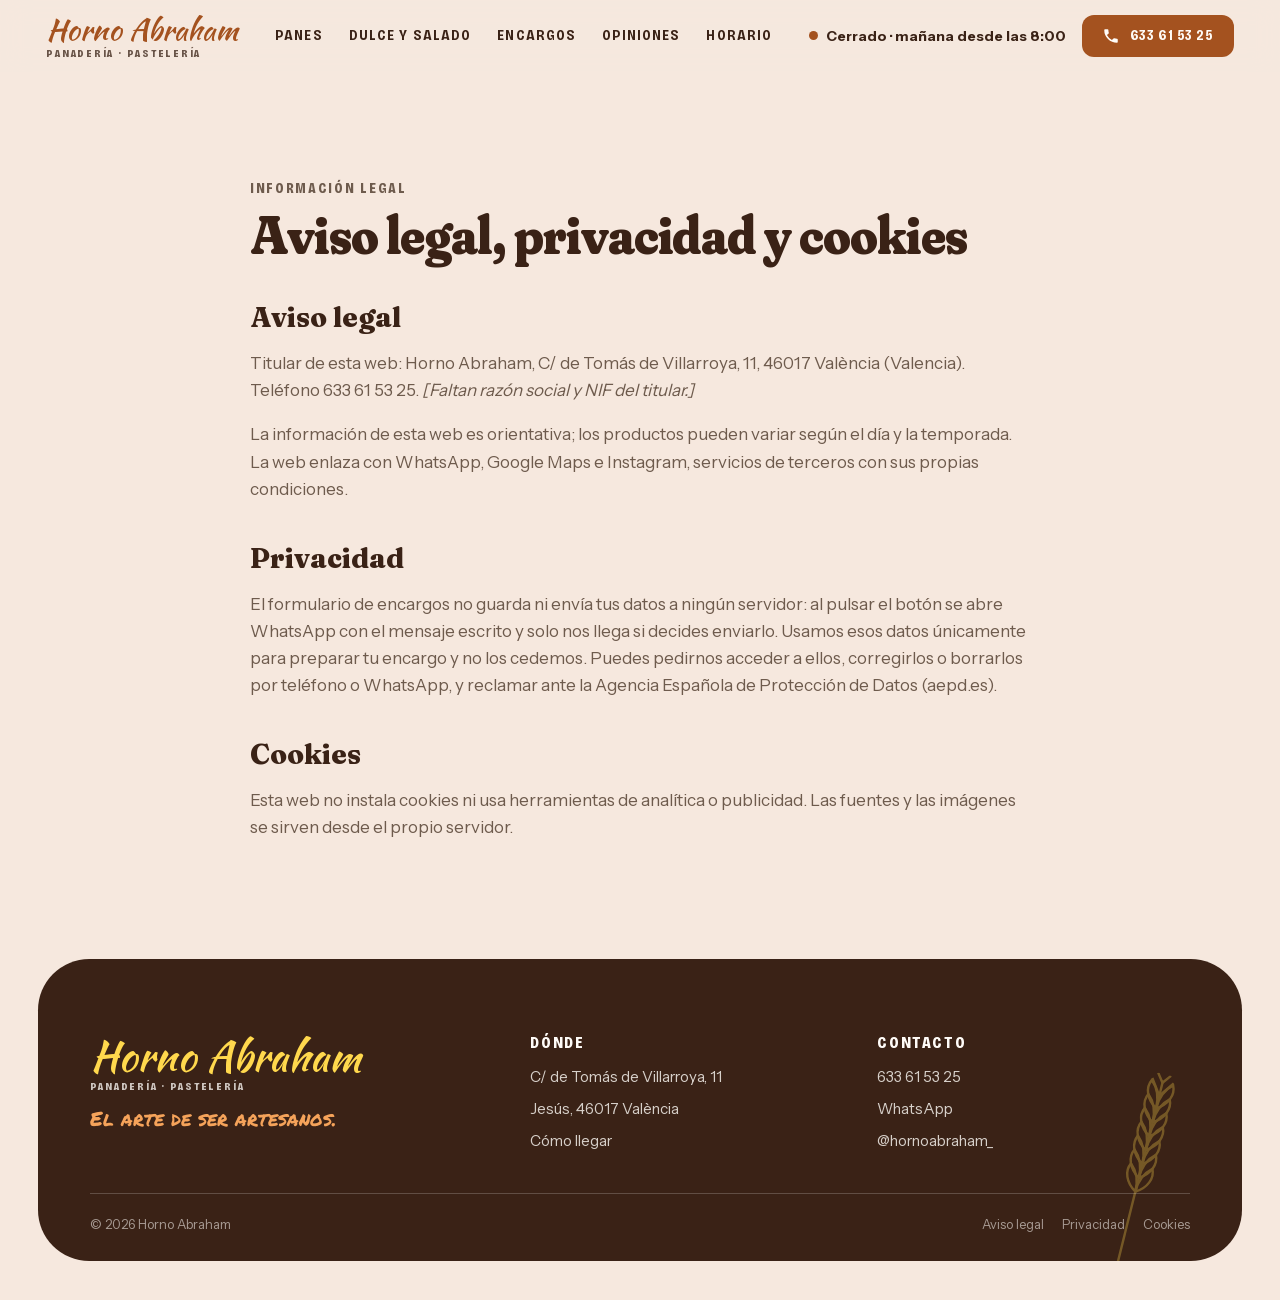
<file: legal/index.html>
<!doctype html>
<html lang="es">
<head>
<meta charset="utf-8">
<meta name="viewport" content="width=device-width, initial-scale=1, viewport-fit=cover">
<title>Aviso legal y privacidad | Horno Abraham</title>
<meta name="description" content="Aviso legal, privacidad y cookies de Horno Abraham.">
<meta name="robots" content="noindex, follow">
<link rel="canonical" href="https://nocodya-hue.github.io/horno-abraham/legal/">
<meta name="theme-color" content="#FFFBF4">
<meta property="og:type" content="website"><meta property="og:locale" content="es_ES"><meta property="og:title" content="Aviso legal y privacidad | Horno Abraham"><meta property="og:description" content="Aviso legal, privacidad y cookies de Horno Abraham."><meta property="og:url" content="https://nocodya-hue.github.io/horno-abraham/legal/"><meta property="og:image" content="https://nocodya-hue.github.io/horno-abraham/media/img/croissants-1200.webp">
<link rel="icon" href="../favicon.svg" type="image/svg+xml">
<link rel="preload" as="font" href="../fonts/fraunces-soft-var.woff2" type="font/woff2" crossorigin>
<link rel="preload" as="font" href="../fonts/kaushan-script.woff2" type="font/woff2" crossorigin>
<script>document.documentElement.classList.add('js')</script>
<link rel="stylesheet" href="../css/main.css?v=mvp3u87d">

</head>
<body>
<a class="saltar" href="#contenido">Saltar al contenido</a>
<header class="cab" data-cab>
  <a class="marca" href="../" aria-label="Horno Abraham, inicio"><span class="marca__nombre">Horno Abraham</span><span class="marca__sub">Panadería · Pastelería</span></a>
  <nav class="cab__nav" aria-label="Principal"><a href="../#panes">Panes</a><a href="../#vitrina">Dulce y salado</a><a href="../#encargos">Encargos</a><a href="../#resenas">Opiniones</a><a href="../#visitanos">Horario</a></nav>
  <div class="cab__acc">
    <span class="estado" data-estado><i></i><span>Horario</span></span>
    <a class="btn btn--tostado btn--peq" href="tel:+34633615325"><svg viewBox="0 0 24 24" aria-hidden="true"><path d="M6.6 10.8a15 15 0 0 0 6.6 6.6l2.2-2.2c.3-.3.7-.4 1-.2 1.1.4 2.3.6 3.6.6.6 0 1 .4 1 1V20c0 .6-.4 1-1 1A17 17 0 0 1 3 4c0-.6.4-1 1-1h3.5c.6 0 1 .4 1 1 0 1.3.2 2.5.6 3.6.1.3 0 .7-.2 1z" fill="currentColor"/></svg><span>633 61 53 25</span></a>
    <button class="cab__menu" type="button" aria-expanded="false" aria-controls="menu" aria-label="Abrir menú" data-menu><span></span><span></span></button>
  </div>
</header>
<div class="menu" id="menu" data-menu-panel hidden>
  <nav aria-label="Menú"><a href="../#panes">Panes</a><a href="../#vitrina">Dulce y salado</a><a href="../#encargos">Encargos</a><a href="../#resenas">Opiniones</a><a href="../#visitanos">Horario</a></nav>
  <a class="btn btn--tostado" href="tel:+34633615325"><svg viewBox="0 0 24 24" aria-hidden="true"><path d="M6.6 10.8a15 15 0 0 0 6.6 6.6l2.2-2.2c.3-.3.7-.4 1-.2 1.1.4 2.3.6 3.6.6.6 0 1 .4 1 1V20c0 .6-.4 1-1 1A17 17 0 0 1 3 4c0-.6.4-1 1-1h3.5c.6 0 1 .4 1 1 0 1.3.2 2.5.6 3.6.1.3 0 .7-.2 1z" fill="currentColor"/></svg><span>Llamar al 633 61 53 25</span></a>
</div>
<main id="contenido">
<section class="legal"><div class="env env--estrecho">
  <p class="etq">Información legal</p><h1 class="tit">Aviso legal, privacidad y cookies</h1>
  <h2 id="aviso-legal">Aviso legal</h2>
  <p>Titular de esta web: Horno Abraham, C/ de Tomás de Villarroya, 11, 46017 València (Valencia). Teléfono 633 61 53 25. <em>[Faltan razón social y NIF del titular.]</em></p>
  <p>La información de esta web es orientativa; los productos pueden variar según el día y la temporada. La web enlaza con WhatsApp, Google Maps e Instagram, servicios de terceros con sus propias condiciones.</p>
  <h2 id="privacidad">Privacidad</h2>
  <p>El formulario de encargos no guarda ni envía tus datos a ningún servidor: al pulsar el botón se abre WhatsApp con el mensaje escrito y solo nos llega si decides enviarlo. Usamos esos datos únicamente para preparar tu encargo y no los cedemos. Puedes pedirnos acceder a ellos, corregirlos o borrarlos por teléfono o WhatsApp, y reclamar ante la Agencia Española de Protección de Datos (aepd.es).</p>
  <h2 id="cookies">Cookies</h2>
  <p>Esta web no instala cookies ni usa herramientas de analítica o publicidad. Las fuentes y las imágenes se sirven desde el propio servidor.</p>
</div></section>
</main>
<footer class="pie">
  <div class="env pie__arriba">
    <div><a class="marca" href="../" aria-label="Horno Abraham, inicio"><span class="marca__nombre">Horno Abraham</span><span class="marca__sub">Panadería · Pastelería</span></a><p class="pie__lema">El arte de ser artesanos.</p></div>
    <div class="pie__datos"><b>Dónde</b><span>C/ de Tomás de Villarroya, 11</span><span>Jesús, 46017 València</span><a href="https://www.google.com/maps/place/Horno+Abraham/@39.4476062,-0.3874739,17z/data=!3m1!4b1!4m6!3m5!1s0xd604f284c28f0b5:0x37373c02aca3aca1!8m2!3d39.4476062!4d-0.3874739!16s%2Fg%2F11k54czt4g" target="_blank" rel="noopener">Cómo llegar</a></div>
    <div class="pie__datos"><b>Contacto</b><a href="tel:+34633615325">633 61 53 25</a><a href="https://wa.me/34633615325?text=Hola%2C%20quer%C3%ADa%20hacer%20un%20encargo." target="_blank" rel="noopener">WhatsApp</a><a href="https://www.instagram.com/hornoabraham_/" target="_blank" rel="noopener">@hornoabraham_</a></div>
  </div>
  <div class="env pie__legal"><span>© 2026 Horno Abraham</span><nav aria-label="Legal"><a href="../legal/#aviso-legal">Aviso legal</a><a href="../legal/#privacidad">Privacidad</a><a href="../legal/#cookies">Cookies</a></nav></div>
  <svg class="pie__espiga" viewBox="0 0 100 200" aria-hidden="true" fill="none" stroke="currentColor" stroke-width="2.2" stroke-linejoin="round"><path d="M50 6 V196"/><path d="M50 32 C40 26 36 16 40 8 C47 14 50 22 50 32Z"/><path d="M50 32 C60 26 64 16 60 8 C53 14 50 22 50 32Z"/><path d="M50 45 C40 39 36 29 40 21 C47 27 50 35 50 45Z"/><path d="M50 45 C60 39 64 29 60 21 C53 27 50 35 50 45Z"/><path d="M50 58 C40 52 36 42 40 34 C47 40 50 48 50 58Z"/><path d="M50 58 C60 52 64 42 60 34 C53 40 50 48 50 58Z"/><path d="M50 71 C40 65 36 55 40 47 C47 53 50 61 50 71Z"/><path d="M50 71 C60 65 64 55 60 47 C53 53 50 61 50 71Z"/><path d="M50 84 C40 78 36 68 40 60 C47 66 50 74 50 84Z"/><path d="M50 84 C60 78 64 68 60 60 C53 66 50 74 50 84Z"/><path d="M50 97 C40 91 36 81 40 73 C47 79 50 87 50 97Z"/><path d="M50 97 C60 91 64 81 60 73 C53 79 50 87 50 97Z"/><path d="M50 110 C40 104 36 94 40 86 C47 92 50 100 50 110Z"/><path d="M50 110 C60 104 64 94 60 86 C53 92 50 100 50 110Z"/><path d="M50 8 L44 0 M50 8 L56 0 M50 20 L40 6 M50 20 L60 6"/></svg>
</footer>
<nav class="barra-movil" aria-label="Contacto rápido"><a href="tel:+34633615325"><svg viewBox="0 0 24 24" aria-hidden="true"><path d="M6.6 10.8a15 15 0 0 0 6.6 6.6l2.2-2.2c.3-.3.7-.4 1-.2 1.1.4 2.3.6 3.6.6.6 0 1 .4 1 1V20c0 .6-.4 1-1 1A17 17 0 0 1 3 4c0-.6.4-1 1-1h3.5c.6 0 1 .4 1 1 0 1.3.2 2.5.6 3.6.1.3 0 .7-.2 1z" fill="currentColor"/></svg><span>Llamar</span></a><a href="https://www.google.com/maps/place/Horno+Abraham/@39.4476062,-0.3874739,17z/data=!3m1!4b1!4m6!3m5!1s0xd604f284c28f0b5:0x37373c02aca3aca1!8m2!3d39.4476062!4d-0.3874739!16s%2Fg%2F11k54czt4g" target="_blank" rel="noopener"><svg viewBox="0 0 24 24" aria-hidden="true"><path d="M12 2a7 7 0 0 0-7 7c0 5 7 13 7 13s7-8 7-13a7 7 0 0 0-7-7zm0 9.5A2.5 2.5 0 1 1 12 6.5a2.5 2.5 0 0 1 0 5z" fill="currentColor"/></svg><span>Cómo llegar</span></a><a class="barra-movil__cta" href="https://wa.me/34633615325?text=Hola%2C%20quer%C3%ADa%20hacer%20un%20encargo." target="_blank" rel="noopener"><svg viewBox="0 0 24 24" aria-hidden="true"><path d="M12 2a10 10 0 0 0-8.6 15.1L2 22l5-1.3A10 10 0 1 0 12 2zm5.3 14.1c-.2.6-1.3 1.2-1.8 1.2-.5.1-1 .2-3.3-.7-2.8-1.1-4.5-3.9-4.7-4.1-.1-.2-1.1-1.5-1.1-2.8s.7-2 1-2.3c.2-.3.5-.3.7-.3h.5c.2 0 .4 0 .6.5l.8 2c.1.2.1.4 0 .5l-.3.5-.4.4c-.1.1-.3.3-.1.6.2.3.8 1.3 1.6 2.1 1.1 1 2 1.3 2.3 1.4.3.1.5.1.6-.1l.9-1.1c.2-.3.4-.2.7-.1l1.9.9c.3.1.5.2.5.3.1.2.1.7-.1 1.2z" fill="currentColor"/></svg><span>Encargar</span></a></nav>
<script>window.HORARIO=[[1,[[8,14.5]]],[2,[[8,14.5],[17,19.5]]],[3,[[8,14.5],[17,19.5]]],[4,[[8,14.5],[17,19.5]]],[5,[[8,14.5],[17,19.5]]],[6,[[8,14.5]]],[0,[[8,14.5]]]]</script>
<script src="../vendor/gsap.min.js" defer></script>
<script src="../vendor/ScrollTrigger.min.js" defer></script>
<script src="../vendor/SplitText.min.js" defer></script>
<script src="../vendor/lenis.min.js" defer></script>
<script src="../js/main.js?v=mvp3u87d" defer></script>
</body>
</html>
</file>
<file: css/main.css>
/* fuentes autoalojadas: Fraunces suave y negra (titulares gruesos), Bricolage Grotesque estrecha (etiquetas en mayúsculas), Kaushan Script (el nombre, como el rótulo), Permanent Marker (notas a mano) e Instrument Sans (texto) */
@font-face { font-family: 'Fraunces'; font-style: normal; font-weight: 400 900; font-display: swap; src: url(../fonts/fraunces-soft-var.woff2) format('woff2'); }
@font-face { font-family: 'Bricolage Grotesque'; font-style: normal; font-weight: 400 800; font-stretch: 75% 100%; font-display: swap; src: url(../fonts/bricolage-var.woff2) format('woff2'); }
@font-face { font-family: 'Kaushan Script'; font-style: normal; font-weight: 400; font-display: swap; src: url(../fonts/kaushan-script.woff2) format('woff2'); }
@font-face { font-family: 'Permanent Marker'; font-style: normal; font-weight: 400; font-display: swap; src: url(../fonts/permanent-marker.woff2) format('woff2'); }
@font-face { font-family: 'Instrument Sans'; font-style: normal; font-weight: 400 700; font-display: swap; src: url(../fonts/instrument-sans-normal-400-700.woff2) format('woff2'); }

/* Horno Abraham · diseño v3: fondo de miga cálida con grandes paneles blancos redondeados, producto recortado que se sale del panel,
   titulares gruesos y blandos en cacao, pegatinas de colores inclinadas y un bocadillo amarillo para el dato del día.
   Todos los colores salen del obrador: harina, miga, corteza tostada, cacao, mantequilla, fresa, albaricoque y pistacho. */
:root {
  --fondo: #F6E8DE; --panel: #FFFCF8; --miga: #FBF1E7;
  --cacao: #3A2216; --gris: #6E5B4D; --corteza: #A4521F; --tostado: #86401A; --horneado: #5E3219;
  --mantequilla: #FFD84D; --mantequilla-c: #FFF3C7; --fresa: #F2918B; --fresa-c: #FDE6E2;
  --albaricoque: #F5A35A; --albaricoque-c: #FDE9D7; --pistacho: #9BB563; --pistacho-c: #EDF2DF;
  --linea: rgba(58, 34, 22, .14); --linea-c: rgba(255, 252, 248, .2); --gris-c: rgba(255, 252, 248, .8);
  --gordo: 'Fraunces', 'Cooper Black', Georgia, serif; --estrecha: 'Bricolage Grotesque', 'Arial Narrow', sans-serif;
  --logo: 'Kaushan Script', 'Brush Script MT', cursive; --mano: 'Permanent Marker', 'Marker Felt', cursive; --txt: 'Instrument Sans', system-ui, sans-serif;
  --gut: clamp(16px, 3vw, 40px); --env: min(1320px, 100% - 2 * var(--gut)); --cab: 72px; --r: 22px; --r-g: clamp(28px, 4vw, 56px); --suave: cubic-bezier(.16, 1, .3, 1);
}
*, *::before, *::after { box-sizing: border-box; }
html { -webkit-text-size-adjust: 100%; scroll-padding-top: calc(var(--cab) + 12px); }
html.lenis, html.lenis body { height: auto; }
body { margin: 0; background: var(--fondo); color: var(--cacao); font: 400 17px/1.6 var(--txt); -webkit-font-smoothing: antialiased; }
img, svg { display: block; max-width: 100%; }
a { color: inherit; text-decoration: none; }
button, input, select, textarea { font: inherit; color: inherit; }
:focus-visible { outline: 2px solid var(--corteza); outline-offset: 3px; }
.saltar { position: absolute; left: 12px; top: -60px; z-index: 300; background: var(--cacao); color: #fff; padding: 10px 14px; border-radius: 10px; }
.saltar:focus { top: 12px; }
.sr { position: absolute; width: 1px; height: 1px; overflow: hidden; clip: rect(0 0 0 0); white-space: nowrap; }
.env { width: var(--env); margin-inline: auto; }
.env--estrecho { width: min(780px, 100% - 2 * var(--gut)); }
section { position: relative; }

/* tipografía */
.etq { display: inline-block; margin: 0 0 12px; font: 800 14px/1 var(--estrecha); font-stretch: 80%; letter-spacing: .12em; text-transform: uppercase; color: var(--corteza); }
.etq--claro { color: var(--mantequilla); }
.tit { margin: 0; font: 800 clamp(34px, 4.2vw, 60px)/1 var(--gordo); letter-spacing: -.02em; font-variation-settings: 'opsz' 144, 'SOFT' 100; text-wrap: balance; }
.tit--grueso { font-weight: 900; font-size: clamp(40px, 5.6vw, 84px); text-transform: uppercase; letter-spacing: -.01em; }
.tit--claro { color: var(--panel); }
.mano { font: 400 clamp(17px, 1.5vw, 21px)/1.2 var(--mano); color: var(--cacao); display: inline-flex; align-items: center; gap: 8px; margin: 0; transform: rotate(-2deg); }
.mano svg { width: 42px; height: 18px; flex: none; }
.mano--tostado { color: var(--corteza); }
.cab-sec { max-width: 820px; margin-bottom: clamp(36px, 5vw, 64px); }
.cab-sec--centro { margin-inline: auto; text-align: center; }
.cab-sec--fila { max-width: none; display: flex; justify-content: space-between; align-items: flex-end; gap: 28px; flex-wrap: wrap; }
.ln { display: block; overflow: hidden; padding-bottom: .08em; margin-bottom: -.08em; }
.ln__in { display: block; }

/* pegatinas: etiquetas de color, inclinadas, como las de los envases */
.pegatina { display: inline-block; padding: 8px 16px 9px; border-radius: 12px; font: 800 clamp(15px, 1.4vw, 20px)/1 var(--estrecha); font-stretch: 78%; letter-spacing: .02em; text-transform: uppercase; color: var(--cacao); transform: rotate(var(--g, -6deg)); box-shadow: 0 6px 0 rgba(58, 34, 22, .12); white-space: nowrap; }
.pegatina--fresa { background: var(--fresa); }
.pegatina--pistacho { background: var(--pistacho); }
.pegatina--mantequilla { background: var(--mantequilla); }
.pegatina--albaricoque { background: var(--albaricoque); }

/* botones */
.btn { display: inline-flex; align-items: center; justify-content: center; gap: 10px; min-height: 52px; padding: 0 24px; border-radius: 16px; font: 700 16px/1 var(--estrecha); font-stretch: 85%; letter-spacing: .04em; text-transform: uppercase; border: 2px solid transparent; cursor: pointer; transition: background .25s, color .25s, border-color .25s, transform .25s var(--suave); }
.btn svg { width: 18px; height: 18px; flex: none; }
.btn:hover { transform: translateY(-2px); }
.btn--tostado { background: var(--corteza); color: var(--panel); }
.btn--tostado:hover { background: var(--tostado); }
.btn--mantequilla { background: var(--mantequilla); color: var(--cacao); }
.btn--linea { border-color: var(--cacao); color: var(--cacao); background: transparent; }
.btn--linea:hover { background: var(--cacao); color: var(--panel); }
.btn--peq { min-height: 42px; padding: 0 18px; font-size: 14px; border-radius: 12px; }
.btn--ancho { width: 100%; }

/* estado abierto / cerrado */
.estado { display: inline-flex; align-items: center; gap: 8px; font: 700 14px/1.2 var(--txt); color: var(--cacao); }
.estado i { width: 9px; height: 9px; flex: none; border-radius: 50%; background: var(--gris); }
.estado.abierto i { background: #5E8A2E; box-shadow: 0 0 0 4px rgba(155, 181, 99, .35); }
.estado.cerrado i { background: var(--corteza); }
.estado--grande { font-size: 15px; padding: 10px 16px; border-radius: 14px; background: var(--panel); border: 1.5px solid var(--linea); }

/* cabecera */
.cab { position: sticky; top: 0; z-index: 100; height: var(--cab); display: flex; align-items: center; justify-content: space-between; gap: 22px; padding: 0 calc(var(--gut) + 8px); background: rgba(246, 232, 222, .9); -webkit-backdrop-filter: blur(14px); backdrop-filter: blur(14px); transition: transform .5s var(--suave); }
.cab.se-oculta { transform: translateY(-100%); }
.marca { display: inline-flex; flex-direction: column; line-height: 1; }
.marca__nombre { font: 400 30px/1 var(--logo); color: var(--corteza); }
.marca__sub { margin-top: 4px; font: 800 11px/1 var(--estrecha); font-stretch: 80%; letter-spacing: .16em; text-transform: uppercase; color: var(--cacao); opacity: .75; }
.cab__nav { display: flex; gap: 26px; font: 700 14px/1 var(--estrecha); font-stretch: 85%; letter-spacing: .08em; text-transform: uppercase; }
.cab__nav a { transition: color .2s; }
.cab__nav a:hover { color: var(--corteza); }
.cab__acc { display: flex; align-items: center; gap: 16px; }
.cab .btn--tostado { border-radius: 12px; }
.cab__menu { display: none; width: 44px; height: 44px; border: 0; background: transparent; cursor: pointer; position: relative; color: var(--cacao); }
.cab__menu span { position: absolute; left: 11px; right: 11px; height: 2.5px; border-radius: 2px; background: currentColor; transition: transform .3s var(--suave); }
.cab__menu span:first-child { top: 17px; } .cab__menu span:last-child { top: 25px; }
.cab__menu[aria-expanded="true"] span:first-child { transform: translateY(4px) rotate(45deg); }
.cab__menu[aria-expanded="true"] span:last-child { transform: translateY(-4px) rotate(-45deg); }
.menu { position: fixed; inset: var(--cab) 0 0; z-index: 99; background: var(--fondo); color: var(--cacao); padding: 24px var(--gut) 40px; display: flex; flex-direction: column; gap: 26px; }
.menu[hidden] { display: none; }
.menu nav { display: flex; flex-direction: column; }
.menu nav a { padding: 14px 0; border-bottom: 1.5px solid var(--linea); font: 900 34px/1.05 var(--gordo); font-variation-settings: 'opsz' 144, 'SOFT' 100; text-transform: uppercase; }

/* huecos */
.ph { display: block; width: 100%; background: repeating-linear-gradient(45deg, var(--miga) 0 12px, #F3E3D4 12px 24px); }
.ph--redondo { aspect-ratio: 1; border-radius: 50%; }
.recorte { width: 100%; height: auto; filter: drop-shadow(0 26px 22px rgba(58, 34, 22, .22)); }

/* hero: panel blanco con el producto saliéndose */
.hero { padding: 8px var(--gut) 0; }
.hero__panel { position: relative; width: min(1360px, 100%); margin: 0 auto; min-height: min(78svh, 720px); padding: clamp(28px, 4vw, 56px) clamp(22px, 4vw, 64px) clamp(40px, 5vw, 60px); background: var(--panel); border-radius: var(--r-g); display: grid; grid-template-columns: 1fr minmax(260px, 30%) 1fr; grid-template-rows: auto 1fr; align-items: end; }
.hero__rotulo { position: absolute; left: clamp(22px, 4vw, 64px); top: clamp(18px, 2.6vw, 34px); margin: 0; font: 400 clamp(22px, 2vw, 30px)/1 var(--logo); color: var(--corteza); transform: rotate(-4deg); }
.hero__tit { grid-column: 1 / -1; grid-row: 1; margin: clamp(28px, 3.4vw, 46px) 0 0; text-align: center; font: 900 clamp(56px, 10.6vw, 170px)/.86 var(--gordo); letter-spacing: -.03em; text-transform: uppercase; font-variation-settings: 'opsz' 144, 'SOFT' 100, 'WONK' 1; color: var(--cacao); }
.hero__tit span { display: inline-block; }
.hero__l2 { color: var(--corteza); }
.hero__peg1 { position: absolute; left: 17%; top: clamp(64px, 7.4vw, 120px); --g: -9deg; z-index: 3; }
.hero__peg2 { position: absolute; right: 15%; top: clamp(170px, 18vw, 290px); --g: 7deg; z-index: 3; }
.hero__lado { grid-column: 1; grid-row: 2; align-self: center; max-width: 380px; padding-top: 30px; }
.hero__sub { margin: 0 0 22px; font: 800 clamp(18px, 1.6vw, 24px)/1.15 var(--estrecha); font-stretch: 80%; text-transform: uppercase; letter-spacing: .01em; }
.hero__cta { display: flex; gap: 10px; flex-wrap: wrap; }
.hero__producto { grid-column: 2; grid-row: 2; align-self: start; margin: calc(-1 * clamp(28px, 3.2vw, 52px)) 0 calc(-1 * clamp(90px, 10vw, 150px)); position: relative; z-index: 2; }
.bocadillo { grid-column: 3; grid-row: 2; justify-self: center; align-self: center; position: relative; margin-top: 30px; padding: 18px 24px 20px; background: var(--mantequilla); border-radius: 24px; display: flex; flex-direction: column; gap: 4px; min-width: 210px; box-shadow: 0 10px 0 rgba(58, 34, 22, .08); transform: rotate(2deg); }
.bocadillo::before { content: ''; position: absolute; left: -16px; top: 46%; width: 28px; height: 24px; background: var(--mantequilla); clip-path: polygon(100% 0, 0 50%, 100% 100%); }
.bocadillo b { font: 900 clamp(46px, 4.6vw, 66px)/.95 var(--gordo); font-variation-settings: 'opsz' 144, 'SOFT' 100; }
.bocadillo b small { font-size: .45em; vertical-align: .5em; }
.bocadillo > span:last-child { font: 700 14px/1.2 var(--txt); }
.bocadillo .estado { font-size: 13px; margin-bottom: 4px; }
.hero__espiga { position: absolute; right: 3%; top: 10%; width: 70px; color: var(--mantequilla); transform: rotate(16deg); opacity: .9; }

/* cinta */
.cinta { overflow: hidden; margin-top: clamp(90px, 10vw, 150px); background: var(--corteza); color: var(--panel); padding: 14px 0; transform: rotate(-1.2deg); }
.cinta__pista { display: flex; width: max-content; animation: cinta 40s linear infinite; }
.cinta span { font: 800 22px/1 var(--estrecha); font-stretch: 78%; text-transform: uppercase; letter-spacing: .03em; padding: 0 22px; white-space: nowrap; }
.cinta span::after { content: '✳'; margin-left: 44px; color: var(--mantequilla); }
@keyframes cinta { to { transform: translateX(-50%); } }

/* lo más pedido: tarjetas pastel con el recorte saliéndose por arriba */
.populares { padding: clamp(70px, 9vw, 120px) 0 clamp(60px, 8vw, 100px); }
.populares__lista { display: grid; grid-template-columns: repeat(4, 1fr); gap: 18px; padding-top: 60px; }
.tarjeta { position: relative; display: flex; flex-direction: column; align-items: center; text-align: center; padding: 0 22px 26px; border-radius: var(--r); }
.tarjeta--pistacho { background: var(--pistacho-c); }
.tarjeta--mantequilla { background: var(--mantequilla-c); }
.tarjeta--albaricoque { background: var(--albaricoque-c); }
.tarjeta--fresa { background: var(--fresa-c); }
.tarjeta__foto { width: 100%; height: clamp(180px, 15vw, 230px); margin: -80px 0 10px; display: flex; align-items: flex-end; justify-content: center; transition: transform .6s var(--suave); }
.tarjeta__foto .recorte { width: auto; max-width: 100%; max-height: 100%; }
.tarjeta:hover .tarjeta__foto { transform: translateY(-8px) rotate(-3deg); }
.tarjeta__peg { margin-bottom: 14px; font-size: 14px; --g: -4deg; }
.tarjeta h3 { margin: 0 0 8px; font: 800 clamp(20px, 1.7vw, 25px)/1.05 var(--estrecha); font-stretch: 78%; text-transform: uppercase; }
.tarjeta p { margin: 0 0 18px; font-size: 15px; color: var(--gris); flex: 1; }
.temporada { margin-top: 40px; padding: 20px 24px; border-radius: var(--r); background: var(--panel); display: flex; flex-wrap: wrap; align-items: center; gap: 14px 26px; }
.temporada ul { list-style: none; margin: 0; padding: 0; display: flex; flex-wrap: wrap; gap: 8px; }
.temporada li { padding: 8px 14px; border-radius: 12px; background: var(--miga); font-weight: 600; font-size: 15px; }

/* el horno */
.artesanos { padding: 0 var(--gut); }
.artesanos__grid { width: min(1360px, 100%); margin: 0 auto; padding: clamp(32px, 5vw, 70px); background: var(--panel); border-radius: var(--r-g); display: grid; grid-template-columns: minmax(0, .9fr) minmax(0, 1fr); gap: clamp(30px, 5vw, 80px); align-items: center; }
.artesanos__foto { margin: 0; border-radius: var(--r); overflow: hidden; aspect-ratio: 3 / 4; }
.artesanos__foto img, .artesanos__foto .ph { width: 100%; height: 112%; object-fit: cover; aspect-ratio: auto !important; }
.artesanos__txt .mano { margin-bottom: 14px; }
.artesanos__txt .tit { margin-bottom: 20px; }
.artesanos__txt p:not(.mano) { color: var(--gris); max-width: 540px; }
.sellos { list-style: none; margin: 28px 0 0; padding: 0; display: grid; grid-template-columns: repeat(3, 1fr); gap: 10px; }
.sellos li { padding: 16px; border-radius: 16px; display: flex; flex-direction: column; gap: 4px; }
.sellos li:nth-child(1) { background: var(--pistacho-c); }
.sellos li:nth-child(2) { background: var(--albaricoque-c); }
.sellos li:nth-child(3) { background: var(--mantequilla-c); }
.sellos b { font: 800 19px/1.1 var(--estrecha); font-stretch: 80%; text-transform: uppercase; }
.sellos span { font-size: 14px; color: var(--gris); }

/* panes por encargo: la pizarra de la pared */
.panes { padding: clamp(80px, 10vw, 130px) 0; }
.panes__grid { display: grid; grid-template-columns: minmax(0, .85fr) minmax(0, 1fr); gap: clamp(30px, 5vw, 80px); align-items: start; }
.panes__cab { position: sticky; top: calc(var(--cab) + 30px); }
.panes__txt { color: var(--gris); margin: 18px 0 24px; max-width: 480px; }
.panes__foto { margin: 0 0 24px; border-radius: var(--r); overflow: hidden; aspect-ratio: 3 / 2; }
.panes__foto img, .panes__foto .ph { width: 100%; height: 112%; object-fit: cover; aspect-ratio: auto !important; }
.pizarra { background: var(--panel); border-radius: var(--r-g); padding: clamp(28px, 4vw, 52px); }
.pizarra__tit { margin: 0 0 20px; font: 400 clamp(32px, 3.4vw, 48px)/1 var(--logo); color: var(--corteza); }
.pizarra__tit span { font: 400 .45em/1 var(--mano); color: var(--cacao); vertical-align: middle; }
.pizarra__lista { list-style: none; margin: 0; padding: 0; columns: 2; column-gap: 34px; }
.pizarra__lista li { break-inside: avoid; padding: 7px 0; font: 400 clamp(17px, 1.4vw, 20px)/1.25 var(--mano); text-transform: uppercase; letter-spacing: .02em; }
.pizarra__lista li::before { content: '✱'; margin-right: 8px; font-family: var(--txt); color: var(--albaricoque); }
.pizarra__lista em { display: flex; align-items: center; gap: 6px; margin: 4px 0 0 22px; font: 400 14px/1.3 var(--mano); font-style: normal; text-transform: none; color: var(--corteza); }
.pizarra__lista em svg { width: 30px; height: 14px; flex: none; }

/* mosaico del obrador */
.mosaico { padding: 0 0 clamp(80px, 10vw, 130px); }
.mosaico__txt { margin: 0; max-width: 360px; color: var(--gris); }
.mosaico__rejilla { display: grid; grid-template-columns: repeat(4, 1fr); grid-auto-rows: clamp(150px, 16vw, 230px); gap: 14px; }
.mosaico__item { position: relative; margin: 0; border-radius: var(--r); overflow: hidden; }
.mosaico__item img, .mosaico__item .ph { width: 100%; height: 100%; object-fit: cover; aspect-ratio: auto !important; transition: transform 1s var(--suave); }
.mosaico__item:hover img { transform: scale(1.05); }
.mosaico__item--1 { grid-row: span 2; }
.mosaico__item--2 { grid-column: span 2; }
.mosaico__item--4 { grid-row: span 2; }
.mosaico__item--5 { grid-column: span 1; }
.mosaico__item figcaption { position: absolute; left: 12px; bottom: 12px; padding: 7px 12px; border-radius: 10px; background: var(--panel); font-size: 15px; }

/* encargos: la sección horneada */
.encargos { padding: 0 var(--gut); }
.encargos__grid { width: min(1360px, 100%); margin: 0 auto; padding: clamp(36px, 6vw, 84px); border-radius: var(--r-g); background: var(--horneado); color: var(--panel); display: grid; grid-template-columns: minmax(0, 1fr) minmax(0, 1fr); gap: clamp(30px, 5vw, 80px); align-items: start; }
.encargos__txt { color: var(--gris-c); margin: 18px 0 26px; max-width: 500px; }
.encargos__foto { margin: 0; border-radius: var(--r); overflow: hidden; aspect-ratio: 4 / 5; max-width: 400px; }
.encargos__foto img, .encargos__foto .ph { width: 100%; height: 100%; object-fit: cover; aspect-ratio: auto !important; }
.form { display: grid; gap: 16px; padding: clamp(22px, 3vw, 36px); border-radius: var(--r); background: var(--panel); color: var(--cacao); }
.form__fila { display: grid; grid-template-columns: 1fr 1fr; gap: 16px; }
.form label { display: flex; flex-direction: column; gap: 7px; }
.form label span { font: 800 13px/1 var(--estrecha); font-stretch: 80%; letter-spacing: .08em; text-transform: uppercase; color: var(--corteza); }
.form input, .form select, .form textarea { width: 100%; padding: 13px 14px; border: 1.5px solid var(--linea); border-radius: 12px; background: var(--miga); color: var(--cacao); font-size: 16px; outline: none; transition: border-color .25s; }
.form textarea { resize: vertical; min-height: 90px; }
.form input:focus, .form select:focus, .form textarea:focus { border-color: var(--corteza); }
.form__nota { margin: -2px 0 0; font-size: 13px; color: var(--gris); }
.form__nota a { text-decoration: underline; text-underline-offset: 3px; }

/* too good to go */
.tgtg { padding: clamp(60px, 8vw, 100px) 0 0; }
.tgtg__caja { display: flex; flex-wrap: wrap; align-items: center; justify-content: space-between; gap: 18px 40px; padding: 26px 32px; border-radius: var(--r); background: var(--pistacho-c); }
.tgtg .mano { font-size: clamp(22px, 2.4vw, 32px); color: var(--horneado); }
.tgtg__txt { margin: 0; max-width: 560px; color: var(--gris); }

/* reseñas */
.resenas { padding: clamp(80px, 10vw, 130px) 0; }
.nota-google { display: inline-flex; align-items: center; gap: 12px; padding: 14px 20px; border-radius: 18px; background: var(--mantequilla); font: 700 14px/1.2 var(--txt); }
.nota-google b { font: 900 30px/1 var(--gordo); }
.nota-google__est, .resena__est { display: inline-flex; gap: 2px; color: var(--corteza); }
.nota-google__est svg, .resena__est svg { width: 16px; height: 16px; }
.resenas__lista { columns: 4 260px; column-gap: 16px; }
.resena { break-inside: avoid; margin: 0 0 16px; padding: 22px; border-radius: var(--r); background: var(--panel); }
.resena:nth-child(4n+2) { background: var(--fresa-c); }
.resena:nth-child(4n+3) { background: var(--mantequilla-c); }
.resena:nth-child(4n) { background: var(--pistacho-c); }
.resena .resena__est { color: #C98A1E; }
.resena p { margin: 12px 0 14px; font: 600 18px/1.4 var(--gordo); font-variation-settings: 'opsz' 24, 'SOFT' 100; }
.resena footer { font: 800 13px/1 var(--estrecha); font-stretch: 80%; letter-spacing: .08em; text-transform: uppercase; color: var(--gris); }

/* instagram */
.insta { padding: 0 0 clamp(80px, 10vw, 130px); }
.insta__cab { display: flex; justify-content: space-between; align-items: center; gap: 20px; flex-wrap: wrap; margin-bottom: 22px; }
.insta__fila { display: grid; grid-template-columns: repeat(6, 1fr); gap: 10px; }
.insta__item { border-radius: 16px; overflow: hidden; aspect-ratio: 1 / 1; }
.insta__item img, .insta__item .ph { width: 100%; height: 100%; object-fit: cover; aspect-ratio: auto !important; transition: transform .8s var(--suave); }
.insta__item:hover img { transform: scale(1.06); }

/* visítanos */
.visitanos { padding: 0 var(--gut) clamp(60px, 8vw, 100px); }
.visitanos__grid { width: min(1360px, 100%); margin: 0 auto; padding: clamp(32px, 5vw, 70px); background: var(--panel); border-radius: var(--r-g); display: grid; grid-template-columns: minmax(0, .85fr) minmax(0, 1fr); gap: clamp(30px, 5vw, 80px); align-items: center; }
.visitanos__foto { margin: 0; border-radius: var(--r); overflow: hidden; aspect-ratio: 3 / 4; }
.visitanos__foto img, .visitanos__foto .ph { width: 100%; height: 112%; object-fit: cover; aspect-ratio: auto !important; }
.visitanos__dir { margin: 18px 0 20px; font-size: 19px; font-weight: 600; }
.visitanos__dir span { font-size: 16px; font-weight: 400; color: var(--gris); }
.horario { width: 100%; max-width: 480px; margin: 20px 0 26px; border-collapse: collapse; }
.horario th, .horario td { padding: 10px 0; border-bottom: 1.5px solid var(--linea); text-align: left; font-size: 16px; }
.horario th { font-weight: 600; color: var(--gris); }
.horario td { text-align: right; font-variant-numeric: tabular-nums; }
.horario tr.hoy th, .horario tr.hoy td { color: var(--corteza); font-weight: 800; }
.visitanos__cta { display: flex; gap: 10px; flex-wrap: wrap; }

/* legal */
.legal { padding: clamp(60px, 8vw, 110px) 0 100px; }
.legal h2 { margin: 40px 0 12px; font: 800 28px/1.1 var(--gordo); }
.legal p { color: var(--gris); }
.legal--404 { min-height: 60svh; }

/* pie */
.pie { position: relative; overflow: hidden; margin: 0 var(--gut) var(--gut); padding: clamp(50px, 6vw, 80px) clamp(24px, 4vw, 60px) 26px; border-radius: var(--r-g); background: var(--cacao); color: var(--panel); }
.pie .env { width: 100%; }
.pie__arriba { display: grid; grid-template-columns: 1.3fr 1fr 1fr; gap: 34px; padding-bottom: 40px; }
.pie .marca__nombre { font-size: 42px; color: var(--mantequilla); }
.pie .marca__sub { color: var(--panel); }
.pie__lema { margin: 14px 0 0; font: 400 20px/1.2 var(--mano); color: var(--albaricoque); }
.pie__datos { display: flex; flex-direction: column; gap: 8px; font-size: 15px; color: var(--gris-c); }
.pie__datos b { color: var(--panel); font: 800 16px/1 var(--estrecha); font-stretch: 80%; letter-spacing: .1em; text-transform: uppercase; margin-bottom: 6px; }
.pie__datos a:hover { color: var(--mantequilla); }
.pie__legal { position: relative; z-index: 1; display: flex; justify-content: space-between; gap: 14px; flex-wrap: wrap; padding-top: 20px; border-top: 1px solid var(--linea-c); font-size: 13px; color: rgba(255, 252, 248, .55); }
.pie__legal nav { display: flex; gap: 18px; }
.pie__espiga { position: absolute; right: 4%; bottom: -30px; width: 110px; color: var(--mantequilla); opacity: .3; transform: rotate(14deg); }
.barra-movil { display: none; }

.js [data-revela] { opacity: 0; transform: translateY(30px); }

/* responsive */
@media (max-width: 1100px) {
  .cab__nav { display: none; }
  .cab__menu { display: block; }
  .populares__lista { grid-template-columns: repeat(2, 1fr); row-gap: 90px; }
  .hero__panel { grid-template-columns: 1fr 1fr; grid-template-rows: auto auto auto; }
  .hero__producto { grid-column: 1 / -1; grid-row: 2; width: min(380px, 70%); justify-self: center; margin: 30px 0 0; }
  .hero__lado { grid-column: 1; grid-row: 3; }
  .bocadillo { grid-column: 2; grid-row: 3; }
  .bocadillo::before { display: none; }
  .cinta { margin-top: 40px; }
}
@media (max-width: 900px) {
  :root { --cab: 62px; }
  .artesanos__grid, .panes__grid, .encargos__grid, .visitanos__grid { grid-template-columns: 1fr; }
  .panes__cab { position: relative; top: 0; }
  .mosaico__rejilla { grid-template-columns: repeat(2, 1fr); grid-auto-rows: 200px; }
  .mosaico__item--2 { grid-column: span 2; }
  .insta__fila { grid-template-columns: repeat(3, 1fr); }
  .pie__arriba { grid-template-columns: 1fr; }
}
@media (max-width: 760px) {
  body { padding-bottom: 66px; font-size: 16px; }
  .cab .btn--peq, .cab .estado { display: none; }
  .marca__nombre { font-size: 26px; }
  .hero__panel { grid-template-columns: 1fr; padding-top: 64px; }
  .hero__tit { font-size: clamp(48px, 15vw, 70px); }
  .hero__peg1 { left: 6%; top: 46px; }
  .hero__peg2 { right: 6%; top: auto; bottom: auto; position: relative; justify-self: end; margin-top: -10px; }
  .hero__lado, .bocadillo { grid-column: 1; }
  .hero__lado { grid-row: 4; padding-top: 10px; }
  .bocadillo { grid-row: 5; justify-self: start; margin-top: 20px; }
  .hero__cta .btn { flex: 1 1 auto; }
  .hero__espiga { display: none; }
  .populares__lista { grid-template-columns: 1fr; }
  .tarjeta__foto { height: 210px; }
  .sellos { grid-template-columns: 1fr; }
  .pizarra__lista { columns: 1; }
  .form__fila { grid-template-columns: 1fr; }
  .mosaico__rejilla { grid-auto-rows: 160px; }
  .barra-movil { position: fixed; left: 0; right: 0; bottom: 0; z-index: 90; display: grid; grid-template-columns: 1fr 1fr 1.2fr; height: 66px; background: var(--cacao); color: var(--panel); padding-bottom: env(safe-area-inset-bottom); }
  .barra-movil a { display: flex; align-items: center; justify-content: center; gap: 8px; font: 700 14px/1 var(--estrecha); font-stretch: 85%; text-transform: uppercase; letter-spacing: .04em; border-right: 1px solid var(--linea-c); }
  .barra-movil svg { width: 18px; height: 18px; }
  .barra-movil__cta { background: var(--corteza); border-right: 0 !important; }
  .pie { margin: 0 0 0; border-radius: var(--r-g) var(--r-g) 0 0; }
}
@media (prefers-reduced-motion: reduce) {
  *, *::before, *::after { transition-duration: .01ms !important; animation-duration: .01ms !important; }
  .cinta__pista { animation: none; }
  .js [data-revela] { opacity: 1; transform: none; }
}
</file>
